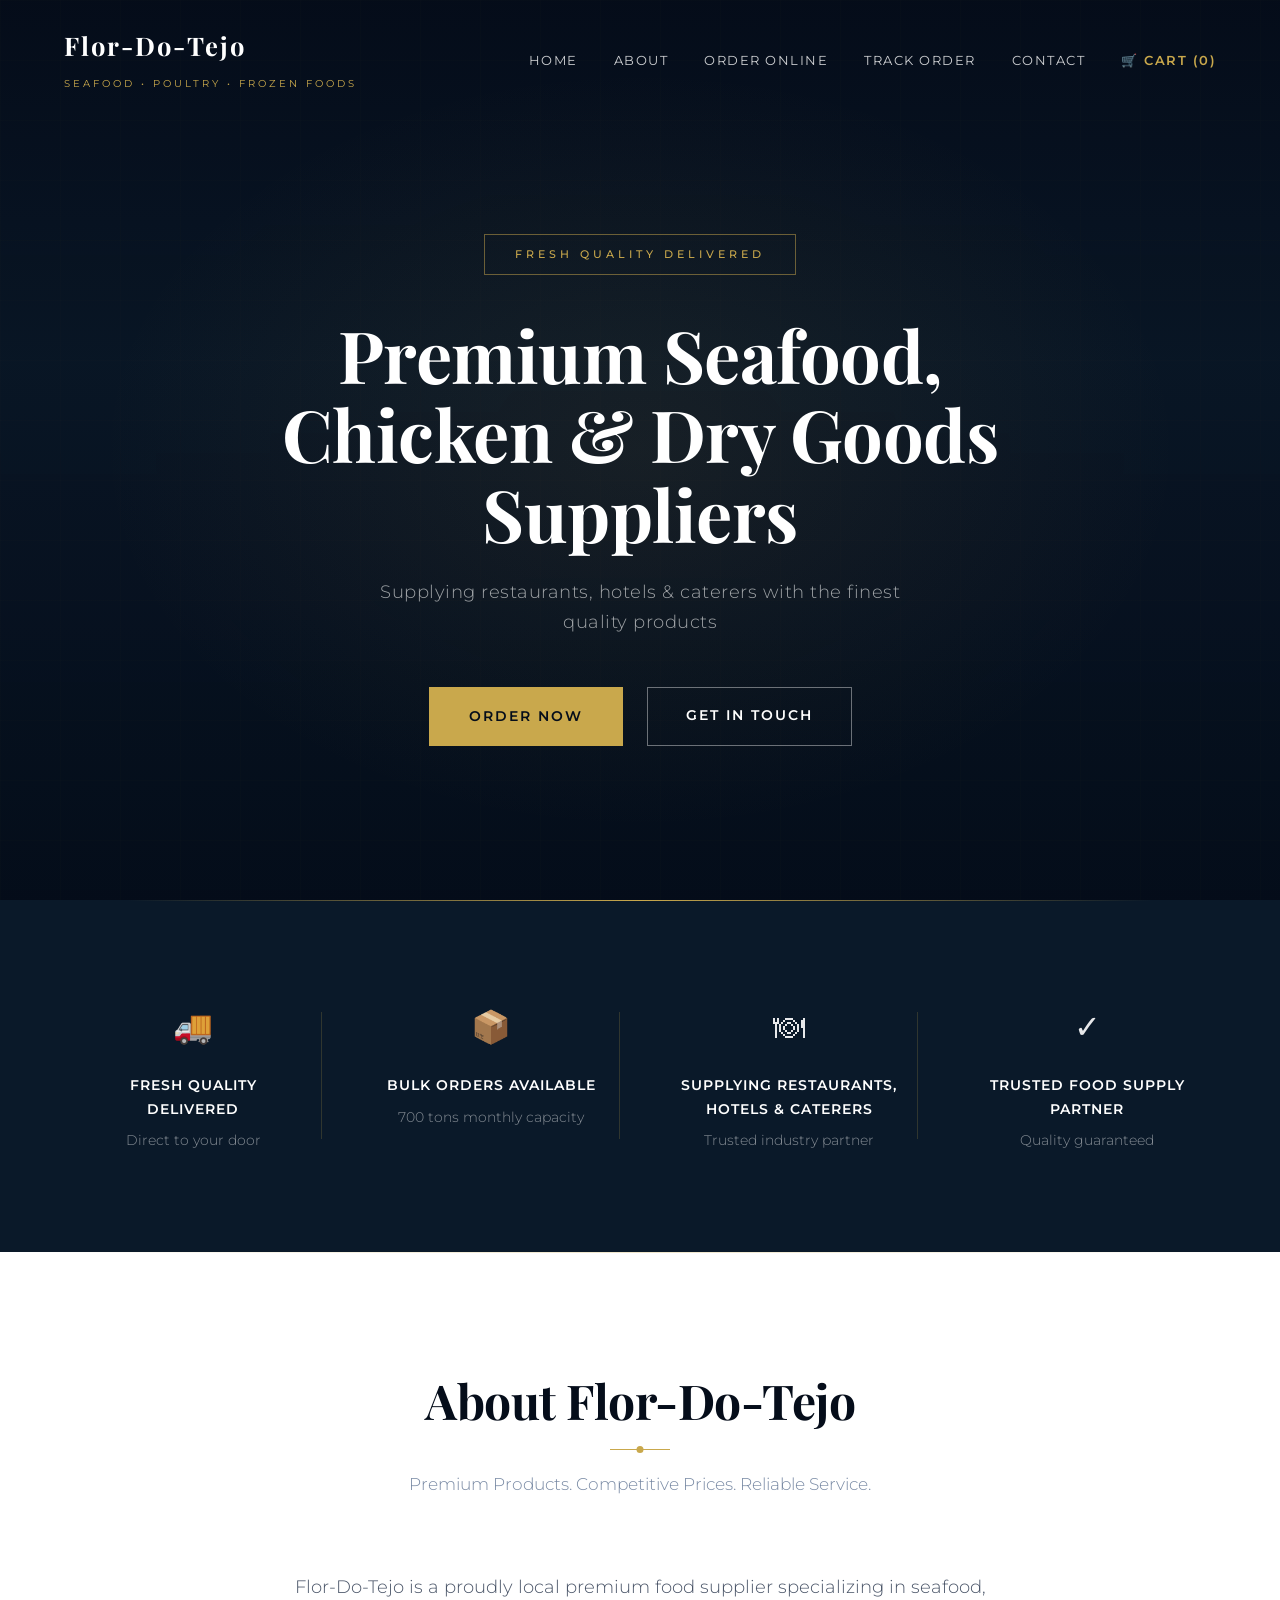
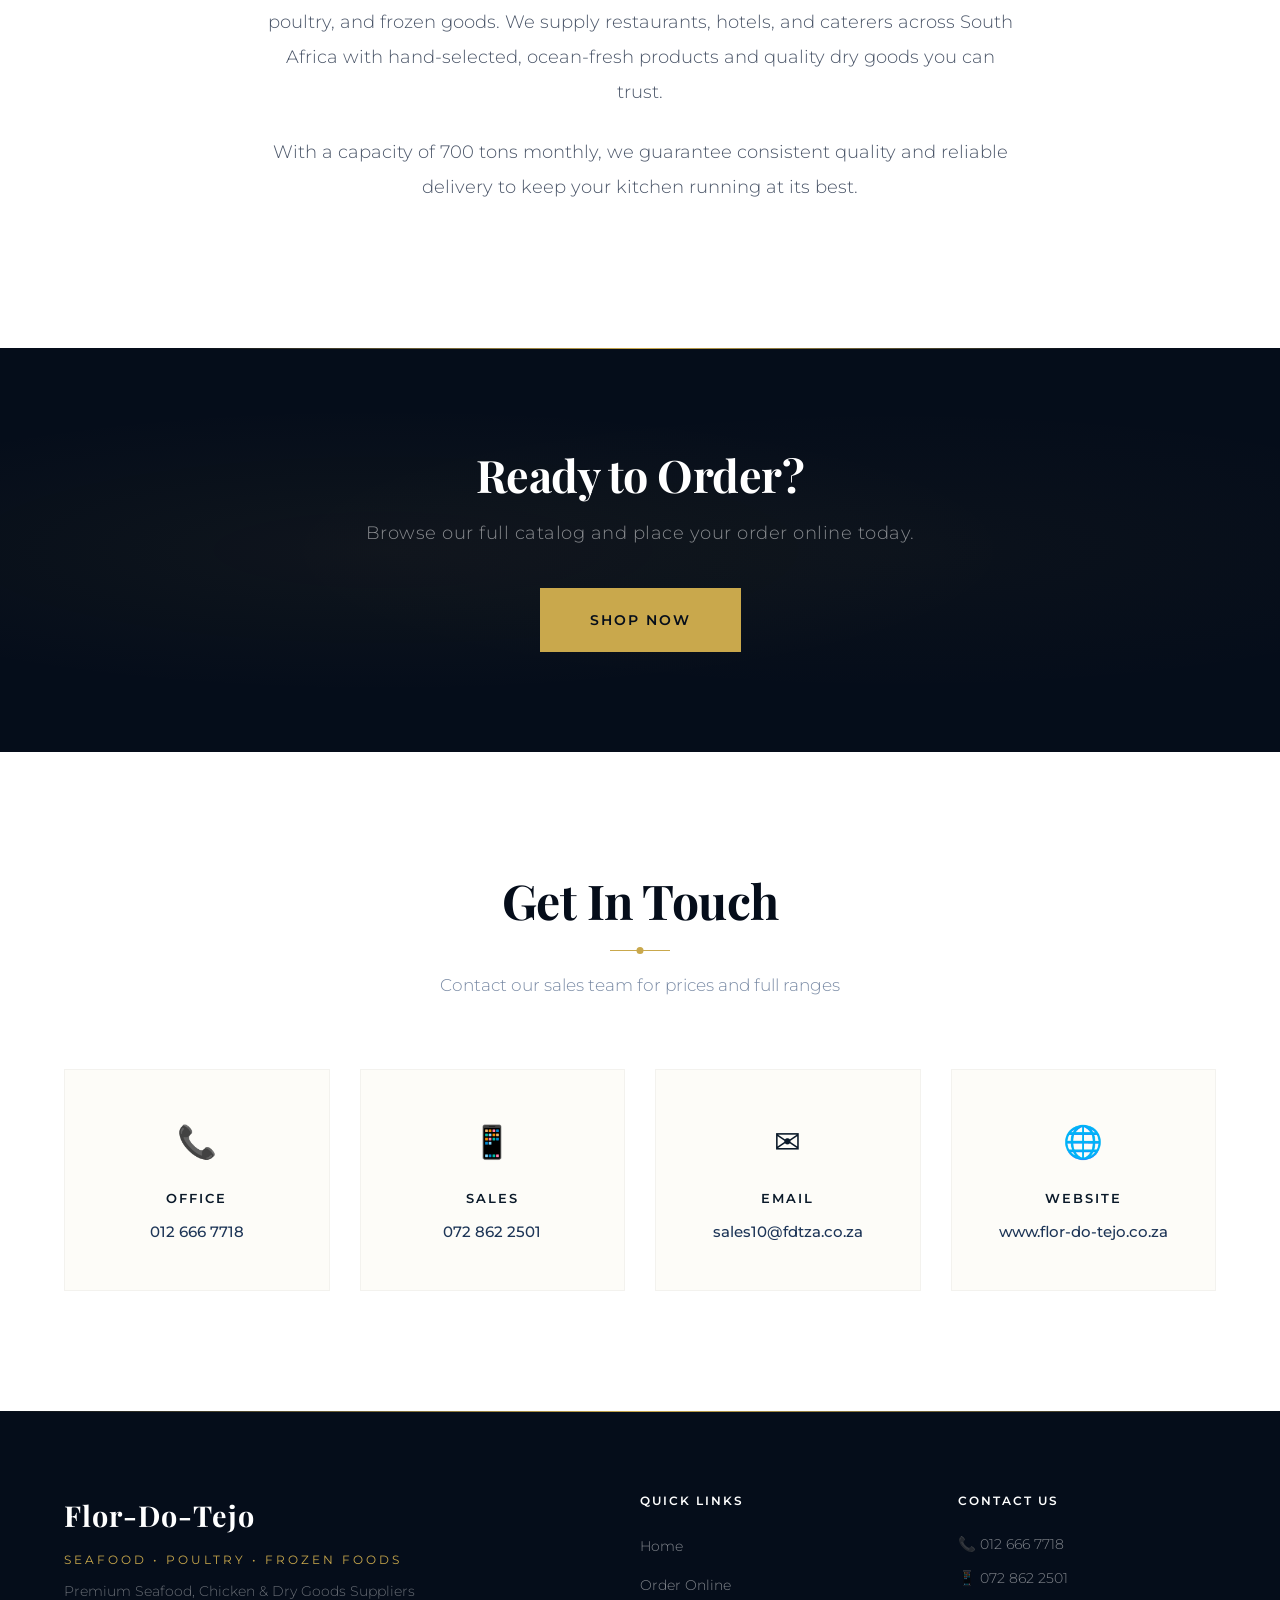
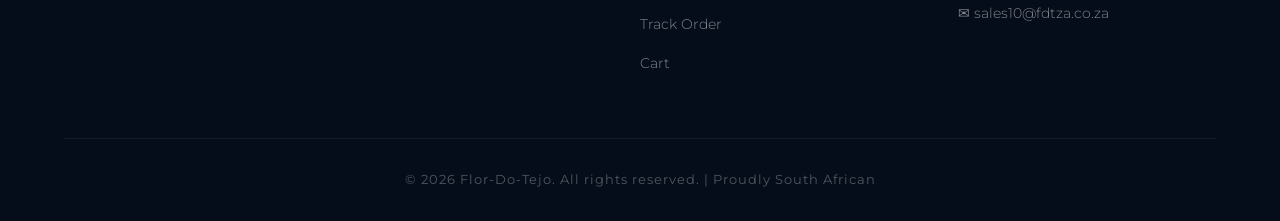
<file: index.html>
<!DOCTYPE html>
<html lang="en">
<head>
    <meta charset="UTF-8">
    <meta name="viewport" content="width=device-width, initial-scale=1.0">
    <title>Flor-Do-Tejo | Premium Seafood, Poultry & Frozen Foods</title>
    <link rel="preconnect" href="https://fonts.googleapis.com">
    <link rel="preconnect" href="https://fonts.gstatic.com" crossorigin>
    <link href="https://fonts.googleapis.com/css2?family=Playfair+Display:wght@400;700;900&family=Montserrat:wght@300;400;500;600;700&display=swap" rel="stylesheet">
    <link rel="stylesheet" href="styles.css">
</head>
<body>
    <!-- Navigation -->
    <nav class="navbar" id="navbar">
        <div class="container nav-container">
            <div class="logo">
                <a href="index.html">
                    <h1>Flor-Do-Tejo</h1>
                    <span class="tagline">Seafood &bull; Poultry &bull; Frozen Foods</span>
                </a>
            </div>
            <button class="nav-toggle" id="navToggle" aria-label="Toggle navigation">
                <span></span>
                <span></span>
                <span></span>
            </button>
            <ul class="nav-links" id="navLinks">
                <li><a href="#home">Home</a></li>
                <li><a href="#about">About</a></li>
                <li><a href="order.html">Order Online</a></li>
                <li><a href="track.html">Track Order</a></li>
                <li><a href="#contact">Contact</a></li>
                <li><a href="cart.html" class="cart-link">&#x1F6D2; Cart (<span id="cartCount">0</span>)</a></li>
            </ul>
        </div>
    </nav>

    <!-- Hero Section -->
    <section class="hero" id="home">
        <div class="hero-overlay"></div>
        <div class="container hero-content">
            <div class="hero-badge">Fresh Quality Delivered</div>
            <h2>Premium Seafood, Chicken &amp; Dry Goods Suppliers</h2>
            <p>Supplying restaurants, hotels &amp; caterers with the finest quality products</p>
            <div class="hero-cta">
                <a href="order.html" class="btn btn-primary">Order Now</a>
                <a href="#contact" class="btn btn-outline">Get In Touch</a>
            </div>
        </div>
    </section>

    <!-- Features Bar -->
    <section class="features-bar">
        <div class="container features-grid">
            <div class="feature-item">
                <div class="feature-icon">&#x1F69A;</div>
                <h4>Fresh Quality Delivered</h4>
                <p>Direct to your door</p>
            </div>
            <div class="feature-item">
                <div class="feature-icon">&#x1F4E6;</div>
                <h4>Bulk Orders Available</h4>
                <p>700 tons monthly capacity</p>
            </div>
            <div class="feature-item">
                <div class="feature-icon">&#x1F37D;</div>
                <h4>Supplying Restaurants, Hotels &amp; Caterers</h4>
                <p>Trusted industry partner</p>
            </div>
            <div class="feature-item">
                <div class="feature-icon">&#x2713;</div>
                <h4>Trusted Food Supply Partner</h4>
                <p>Quality guaranteed</p>
            </div>
        </div>
    </section>

    <!-- About Section -->
    <section class="about" id="about">
        <div class="container">
            <div class="section-header">
                <h2>About Flor-Do-Tejo</h2>
                <div class="gold-divider"></div>
                <p>Premium Products. Competitive Prices. Reliable Service.</p>
            </div>
            <div class="about-content">
                <p>Flor-Do-Tejo is a proudly local premium food supplier specializing in seafood, poultry, and frozen goods. We supply restaurants, hotels, and caterers across South Africa with hand-selected, ocean-fresh products and quality dry goods you can trust.</p>
                <p>With a capacity of 700 tons monthly, we guarantee consistent quality and reliable delivery to keep your kitchen running at its best.</p>
            </div>
        </div>
    </section>

    <!-- CTA Section -->
    <section class="cta-section">
        <div class="container">
            <h2>Ready to Order?</h2>
            <p>Browse our full catalog and place your order online today.</p>
            <a href="order.html" class="btn btn-gold">Shop Now</a>
        </div>
    </section>

    <!-- Contact Section -->
    <section class="contact" id="contact">
        <div class="container">
            <div class="section-header">
                <h2>Get In Touch</h2>
                <div class="gold-divider"></div>
                <p>Contact our sales team for prices and full ranges</p>
            </div>
            <div class="contact-grid">
                <div class="contact-card">
                    <div class="contact-icon">&#x1F4DE;</div>
                    <h4>Office</h4>
                    <p><a href="tel:0126667718">012 666 7718</a></p>
                </div>
                <div class="contact-card">
                    <div class="contact-icon">&#x1F4F1;</div>
                    <h4>Sales</h4>
                    <p><a href="tel:0728622501">072 862 2501</a></p>
                </div>
                <div class="contact-card">
                    <div class="contact-icon">&#x2709;</div>
                    <h4>Email</h4>
                    <p><a href="mailto:sales10@fdtza.co.za">sales10@fdtza.co.za</a></p>
                </div>
                <div class="contact-card">
                    <div class="contact-icon">&#x1F310;</div>
                    <h4>Website</h4>
                    <p><a href="https://www.flor-do-tejo.co.za" target="_blank">www.flor-do-tejo.co.za</a></p>
                </div>
            </div>
        </div>
    </section>

    <!-- Footer -->
    <footer class="footer">
        <div class="container">
            <div class="footer-content">
                <div class="footer-brand">
                    <h3>Flor-Do-Tejo</h3>
                    <p>Seafood &bull; Poultry &bull; Frozen Foods</p>
                    <p class="footer-subtitle">Premium Seafood, Chicken &amp; Dry Goods Suppliers</p>
                </div>
                <div class="footer-links">
                    <h4>Quick Links</h4>
                    <ul>
                        <li><a href="index.html">Home</a></li>
                        <li><a href="order.html">Order Online</a></li>
                        <li><a href="track.html">Track Order</a></li>
                        <li><a href="cart.html">Cart</a></li>
                    </ul>
                </div>
                <div class="footer-contact">
                    <h4>Contact Us</h4>
                    <p>&#x1F4DE; 012 666 7718</p>
                    <p>&#x1F4F1; 072 862 2501</p>
                    <p>&#x2709; sales10@fdtza.co.za</p>
                </div>
            </div>
            <div class="footer-bottom">
                <p>&copy; 2026 Flor-Do-Tejo. All rights reserved. | Proudly South African</p>
            </div>
        </div>
    </footer>

    <script src="products.js"></script>
    <script src="cart.js"></script>
    <script src="script.js"></script>
</body>
</html>
</file>
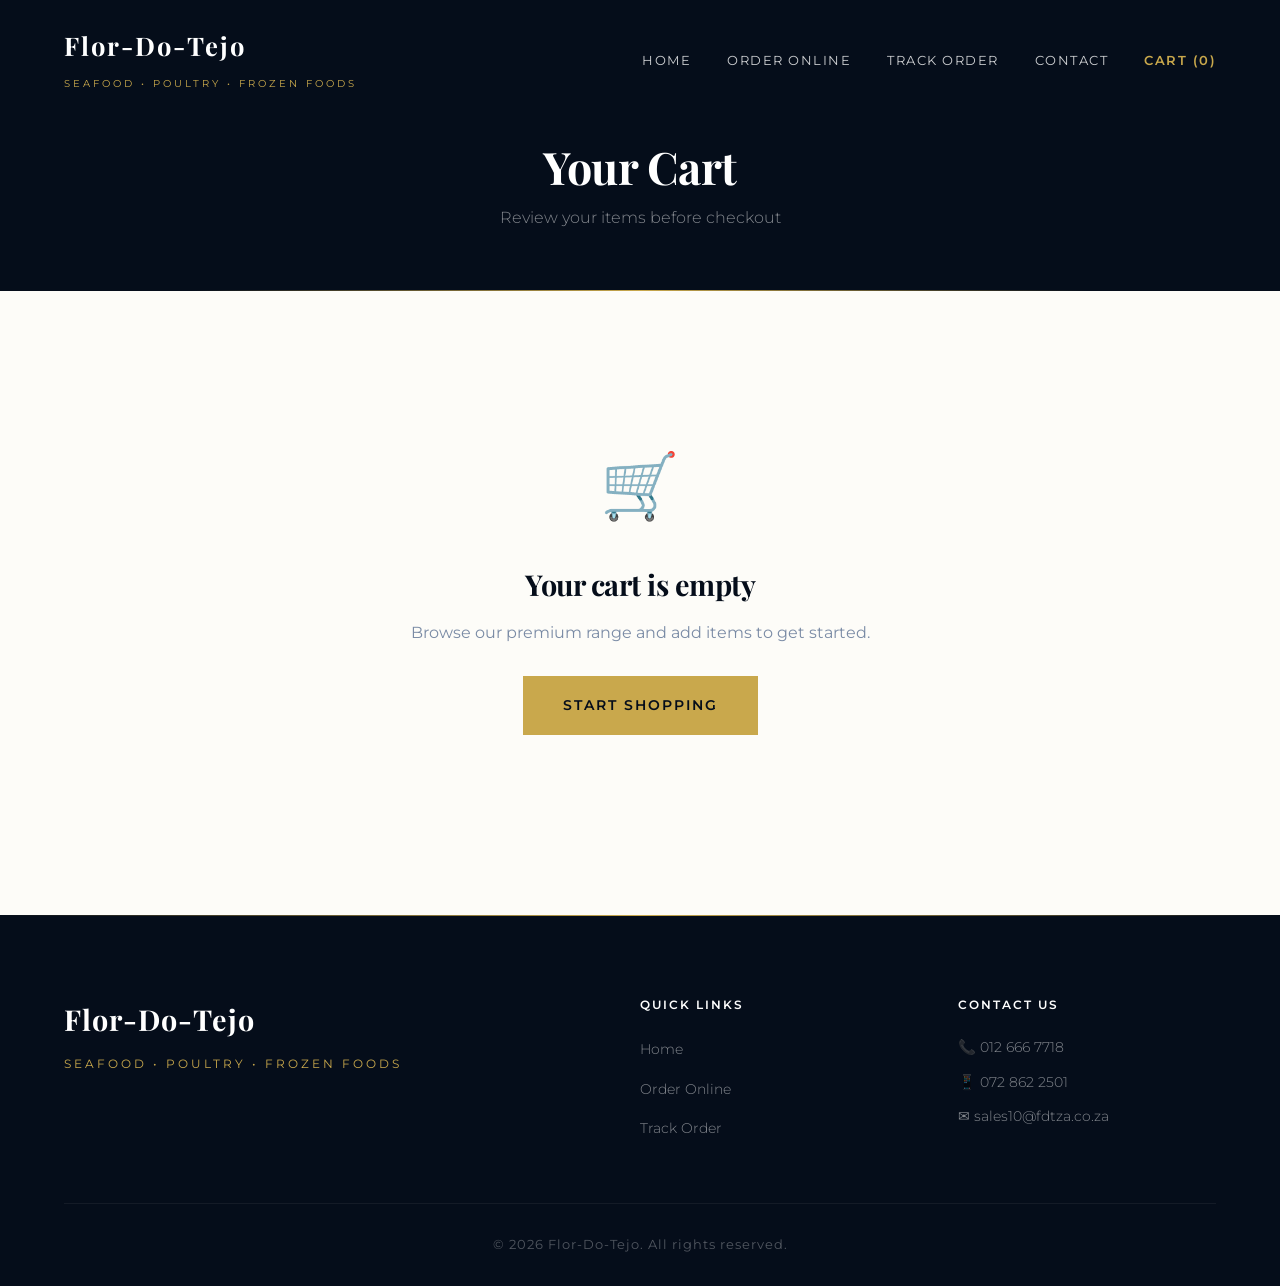
<file: cart.html>
<!DOCTYPE html>
<html lang="en">
<head>
    <meta charset="UTF-8">
    <meta name="viewport" content="width=device-width, initial-scale=1.0">
    <title>Your Cart | Flor-Do-Tejo</title>
    <link rel="preconnect" href="https://fonts.googleapis.com">
    <link rel="preconnect" href="https://fonts.gstatic.com" crossorigin>
    <link href="https://fonts.googleapis.com/css2?family=Playfair+Display:wght@400;700;900&family=Montserrat:wght@300;400;500;600;700&display=swap" rel="stylesheet">
    <link rel="stylesheet" href="styles.css">
</head>
<body>
    <!-- Navigation -->
    <nav class="navbar scrolled" id="navbar">
        <div class="container nav-container">
            <div class="logo">
                <a href="index.html">
                    <h1>Flor-Do-Tejo</h1>
                    <span class="tagline">Seafood &bull; Poultry &bull; Frozen Foods</span>
                </a>
            </div>
            <button class="nav-toggle" id="navToggle" aria-label="Toggle navigation">
                <span></span>
                <span></span>
                <span></span>
            </button>
            <ul class="nav-links" id="navLinks">
                <li><a href="index.html">Home</a></li>
                <li><a href="order.html">Order Online</a></li>
                <li><a href="track.html">Track Order</a></li>
                <li><a href="#contact">Contact</a></li>
                <li><a href="cart.html" class="cart-link active">Cart (<span id="cartCount">0</span>)</a></li>
            </ul>
        </div>
    </nav>

    <!-- Page Header -->
    <section class="page-header">
        <div class="container">
            <h2>Your Cart</h2>
            <p>Review your items before checkout</p>
        </div>
    </section>

    <!-- Cart Content -->
    <section class="cart-section">
        <div class="container">
            <div class="cart-layout">
                <!-- Cart Items -->
                <div class="cart-items" id="cartItems">
                    <!-- Rendered by JS -->
                </div>

                <!-- Cart Summary -->
                <div class="cart-summary" id="cartSummary">
                    <h3>Order Summary</h3>
                    <div class="summary-row">
                        <span>Subtotal</span>
                        <span id="subtotal">R0.00</span>
                    </div>
                    <div class="summary-row">
                        <span>Delivery</span>
                        <span id="deliveryFee">R150.00</span>
                    </div>
                    <div class="summary-row">
                        <span>VAT (15%)</span>
                        <span id="vatAmount">R0.00</span>
                    </div>
                    <div class="summary-divider"></div>
                    <div class="summary-row total">
                        <span>Total</span>
                        <span id="totalAmount">R0.00</span>
                    </div>
                    <button class="btn btn-gold checkout-btn" id="checkoutBtn" onclick="goToCheckout()">Proceed to Checkout</button>
                    <a href="order.html" class="continue-shopping">Continue Shopping</a>
                </div>
            </div>

            <!-- Empty Cart Message -->
            <div class="empty-cart" id="emptyCart" style="display:none;">
                <div class="empty-cart-icon">&#x1F6D2;</div>
                <h3>Your cart is empty</h3>
                <p>Browse our premium range and add items to get started.</p>
                <a href="order.html" class="btn btn-primary">Start Shopping</a>
            </div>
        </div>
    </section>

    <!-- Footer -->
    <footer class="footer">
        <div class="container">
            <div class="footer-content">
                <div class="footer-brand">
                    <h3>Flor-Do-Tejo</h3>
                    <p>Seafood &bull; Poultry &bull; Frozen Foods</p>
                </div>
                <div class="footer-links">
                    <h4>Quick Links</h4>
                    <ul>
                        <li><a href="index.html">Home</a></li>
                        <li><a href="order.html">Order Online</a></li>
                        <li><a href="track.html">Track Order</a></li>
                    </ul>
                </div>
                <div class="footer-contact">
                    <h4>Contact Us</h4>
                    <p>&#x1F4DE; 012 666 7718</p>
                    <p>&#x1F4F1; 072 862 2501</p>
                    <p>&#x2709; sales10@fdtza.co.za</p>
                </div>
            </div>
            <div class="footer-bottom">
                <p>&copy; 2026 Flor-Do-Tejo. All rights reserved.</p>
            </div>
        </div>
    </footer>

    <script src="products.js"></script>
    <script src="cart.js"></script>
    <script src="cart-page.js"></script>
    <script src="script.js"></script>
</body>
</html>
</file>
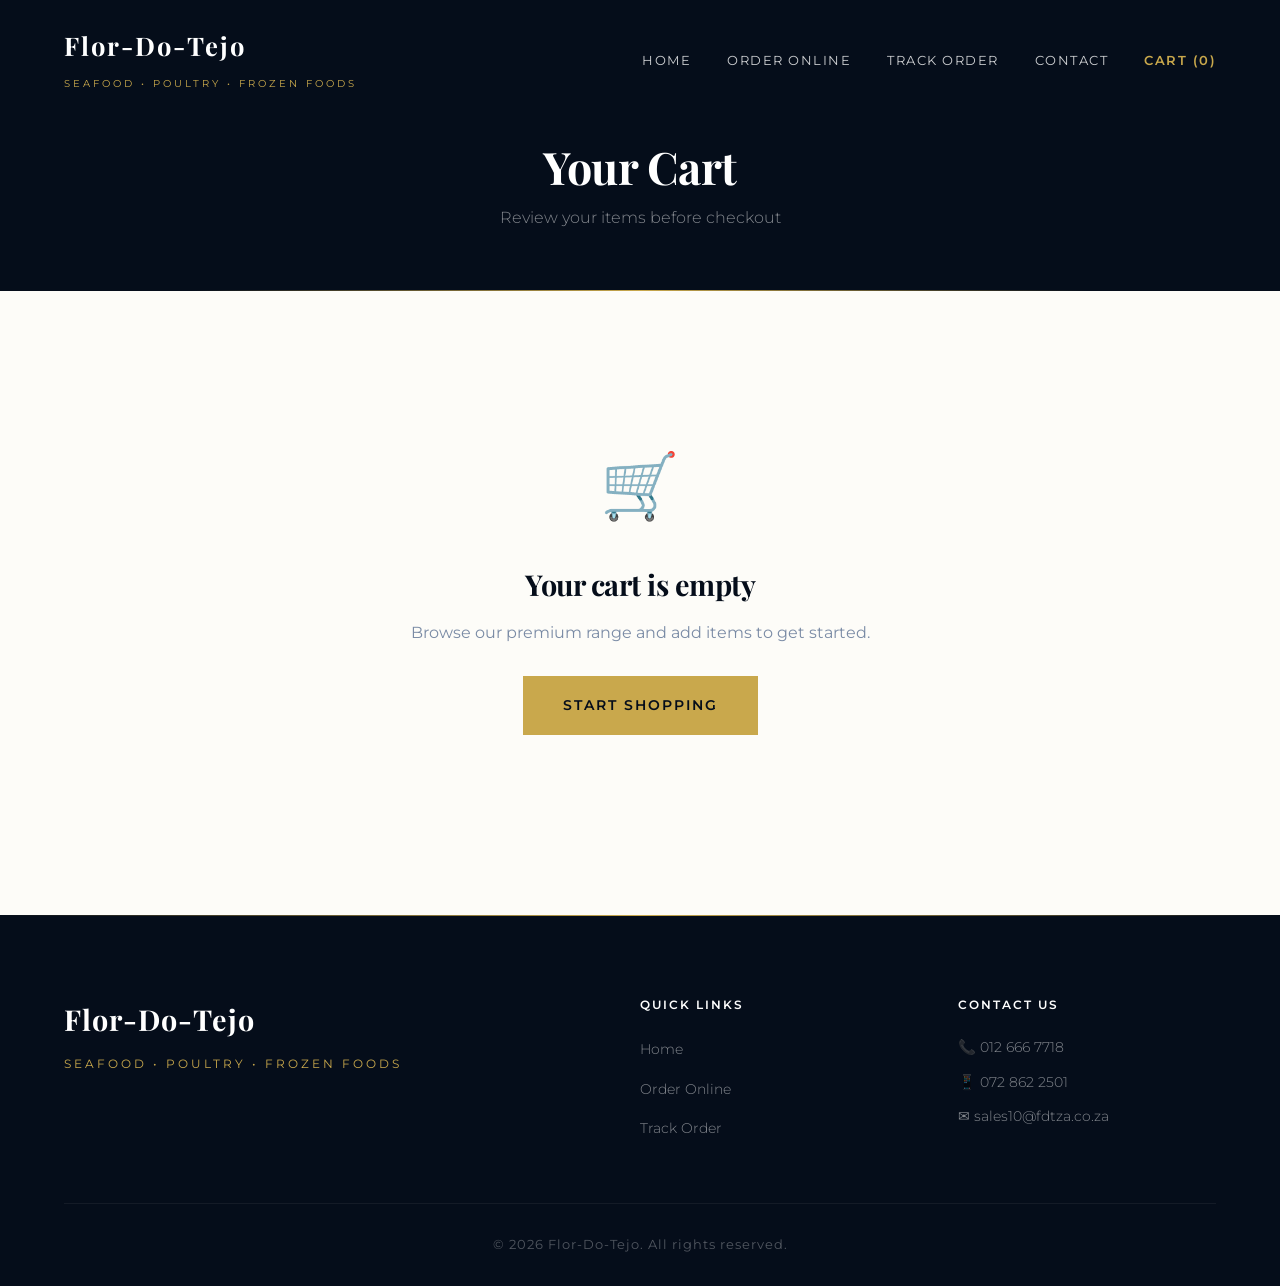
<file: checkout.html>
<!DOCTYPE html>
<html lang="en">
<head>
    <meta charset="UTF-8">
    <meta name="viewport" content="width=device-width, initial-scale=1.0">
    <title>Checkout | Flor-Do-Tejo</title>
    <link rel="preconnect" href="https://fonts.googleapis.com">
    <link rel="preconnect" href="https://fonts.gstatic.com" crossorigin>
    <link href="https://fonts.googleapis.com/css2?family=Playfair+Display:wght@400;700;900&family=Montserrat:wght@300;400;500;600;700&display=swap" rel="stylesheet">
    <link rel="stylesheet" href="styles.css">
</head>
<body>
    <!-- Navigation -->
    <nav class="navbar scrolled" id="navbar">
        <div class="container nav-container">
            <div class="logo">
                <a href="index.html">
                    <h1>Flor-Do-Tejo</h1>
                    <span class="tagline">Seafood &bull; Poultry &bull; Frozen Foods</span>
                </a>
            </div>
            <button class="nav-toggle" id="navToggle" aria-label="Toggle navigation">
                <span></span>
                <span></span>
                <span></span>
            </button>
            <ul class="nav-links" id="navLinks">
                <li><a href="index.html">Home</a></li>
                <li><a href="order.html">Order Online</a></li>
                <li><a href="track.html">Track Order</a></li>
                <li><a href="cart.html" class="cart-link">Cart (<span id="cartCount">0</span>)</a></li>
            </ul>
        </div>
    </nav>

    <!-- Page Header -->
    <section class="page-header">
        <div class="container">
            <h2>Checkout</h2>
            <p>Complete your order details and payment</p>
        </div>
    </section>

    <!-- Checkout Content -->
    <section class="checkout-section">
        <div class="container">
            <div class="checkout-layout">
                <!-- Checkout Form -->
                <div class="checkout-form">
                    <!-- Step Indicators -->
                    <div class="checkout-steps">
                        <div class="step active" data-step="1">
                            <span class="step-number">1</span>
                            <span class="step-label">Delivery</span>
                        </div>
                        <div class="step-line"></div>
                        <div class="step" data-step="2">
                            <span class="step-number">2</span>
                            <span class="step-label">Payment</span>
                        </div>
                        <div class="step-line"></div>
                        <div class="step" data-step="3">
                            <span class="step-number">3</span>
                            <span class="step-label">Confirm</span>
                        </div>
                    </div>

                    <!-- Step 1: Delivery Details -->
                    <div class="form-step active" id="step1">
                        <h3>Delivery Details</h3>
                        <form id="deliveryForm">
                            <div class="form-row">
                                <div class="form-group">
                                    <label for="firstName">First Name</label>
                                    <input type="text" id="firstName" required>
                                </div>
                                <div class="form-group">
                                    <label for="lastName">Last Name</label>
                                    <input type="text" id="lastName" required>
                                </div>
                            </div>
                            <div class="form-group">
                                <label for="email">Email Address</label>
                                <input type="email" id="email" required>
                            </div>
                            <div class="form-group">
                                <label for="phone">Phone Number</label>
                                <input type="tel" id="phone" required>
                            </div>
                            <div class="form-group">
                                <label for="company">Company / Restaurant Name</label>
                                <input type="text" id="company">
                            </div>
                            <div class="form-group">
                                <label for="address">Delivery Address</label>
                                <input type="text" id="address" required>
                            </div>
                            <div class="form-row">
                                <div class="form-group">
                                    <label for="city">City</label>
                                    <input type="text" id="city" required>
                                </div>
                                <div class="form-group">
                                    <label for="postalCode">Postal Code</label>
                                    <input type="text" id="postalCode" required>
                                </div>
                            </div>
                            <div class="form-group">
                                <label for="deliveryNotes">Delivery Notes (optional)</label>
                                <textarea id="deliveryNotes" rows="3" placeholder="Gate code, special instructions..."></textarea>
                            </div>
                            <button type="button" class="btn btn-primary" onclick="nextStep(2)">Continue to Payment</button>
                        </form>
                    </div>

                    <!-- Step 2: Payment -->
                    <div class="form-step" id="step2">
                        <h3>Payment Method</h3>
                        <div class="payment-methods">
                            <label class="payment-option">
                                <input type="radio" name="paymentMethod" value="card" checked>
                                <div class="payment-card">
                                    <span class="payment-icon">&#x1F4B3;</span>
                                    <div>
                                        <strong>Credit / Debit Card</strong>
                                        <p>Visa, Mastercard, Amex</p>
                                    </div>
                                </div>
                            </label>
                            <label class="payment-option">
                                <input type="radio" name="paymentMethod" value="eft">
                                <div class="payment-card">
                                    <span class="payment-icon">&#x1F3E6;</span>
                                    <div>
                                        <strong>EFT / Bank Transfer</strong>
                                        <p>Direct bank payment</p>
                                    </div>
                                </div>
                            </label>
                            <label class="payment-option">
                                <input type="radio" name="paymentMethod" value="cod">
                                <div class="payment-card">
                                    <span class="payment-icon">&#x1F4B5;</span>
                                    <div>
                                        <strong>Cash on Delivery</strong>
                                        <p>Pay when you receive</p>
                                    </div>
                                </div>
                            </label>
                        </div>

                        <!-- Card Details (shown when card is selected) -->
                        <div class="card-details" id="cardDetails">
                            <div class="form-group">
                                <label for="cardName">Name on Card</label>
                                <input type="text" id="cardName" placeholder="As it appears on your card">
                            </div>
                            <div class="form-group">
                                <label for="cardNumber">Card Number</label>
                                <input type="text" id="cardNumber" placeholder="1234 5678 9012 3456" maxlength="19">
                            </div>
                            <div class="form-row">
                                <div class="form-group">
                                    <label for="cardExpiry">Expiry Date</label>
                                    <input type="text" id="cardExpiry" placeholder="MM/YY" maxlength="5">
                                </div>
                                <div class="form-group">
                                    <label for="cardCvv">CVV</label>
                                    <input type="text" id="cardCvv" placeholder="123" maxlength="4">
                                </div>
                            </div>
                        </div>

                        <!-- EFT Details -->
                        <div class="eft-details" id="eftDetails" style="display:none;">
                            <div class="eft-info">
                                <h4>Bank Details</h4>
                                <p><strong>Bank:</strong> FNB</p>
                                <p><strong>Account Name:</strong> Flor-Do-Tejo (Pty) Ltd</p>
                                <p><strong>Account Number:</strong> 62876543210</p>
                                <p><strong>Branch Code:</strong> 250655</p>
                                <p><strong>Reference:</strong> <span id="eftRef">Your order number</span></p>
                                <p class="eft-note">Please use your order number as reference. Orders will be processed once payment is confirmed.</p>
                            </div>
                        </div>

                        <div class="form-buttons">
                            <button type="button" class="btn btn-outline-dark" onclick="prevStep(1)">Back</button>
                            <button type="button" class="btn btn-primary" onclick="nextStep(3)">Review Order</button>
                        </div>
                    </div>

                    <!-- Step 3: Confirmation -->
                    <div class="form-step" id="step3">
                        <h3>Review &amp; Confirm</h3>
                        <div class="order-review">
                            <div class="review-section">
                                <h4>Delivery To</h4>
                                <div id="reviewDelivery"></div>
                            </div>
                            <div class="review-section">
                                <h4>Payment Method</h4>
                                <div id="reviewPayment"></div>
                            </div>
                            <div class="review-section">
                                <h4>Order Items</h4>
                                <div id="reviewItems"></div>
                            </div>
                        </div>
                        <div class="form-buttons">
                            <button type="button" class="btn btn-outline-dark" onclick="prevStep(2)">Back</button>
                            <button type="button" class="btn btn-gold" id="placeOrderBtn" onclick="placeOrder()">Place Order</button>
                        </div>
                    </div>
                </div>

                <!-- Order Summary Sidebar -->
                <div class="checkout-summary">
                    <h3>Order Summary</h3>
                    <div id="checkoutItems"></div>
                    <div class="summary-divider"></div>
                    <div class="summary-row">
                        <span>Subtotal</span>
                        <span id="checkoutSubtotal">R0.00</span>
                    </div>
                    <div class="summary-row">
                        <span>Delivery</span>
                        <span id="checkoutDelivery">R150.00</span>
                    </div>
                    <div class="summary-row">
                        <span>VAT (15%)</span>
                        <span id="checkoutVat">R0.00</span>
                    </div>
                    <div class="summary-divider"></div>
                    <div class="summary-row total">
                        <span>Total</span>
                        <span id="checkoutTotal">R0.00</span>
                    </div>
                </div>
            </div>
        </div>
    </section>

    <!-- Order Success Modal -->
    <div class="modal-overlay" id="successModal" style="display:none;">
        <div class="modal-content">
            <div class="success-icon">&#x2713;</div>
            <h2>Order Placed Successfully!</h2>
            <p>Your order number is:</p>
            <div class="order-number" id="orderNumber"></div>
            <p>You can track your order status at any time.</p>
            <div class="modal-buttons">
                <a href="track.html" class="btn btn-primary">Track My Order</a>
                <a href="index.html" class="btn btn-outline-dark">Back to Home</a>
            </div>
        </div>
    </div>

    <!-- Footer -->
    <footer class="footer">
        <div class="container">
            <div class="footer-bottom">
                <p>&copy; 2026 Flor-Do-Tejo. All rights reserved.</p>
            </div>
        </div>
    </footer>

    <script src="products.js"></script>
    <script src="cart.js"></script>
    <script src="checkout.js"></script>
    <script src="script.js"></script>
</body>
</html>
</file>
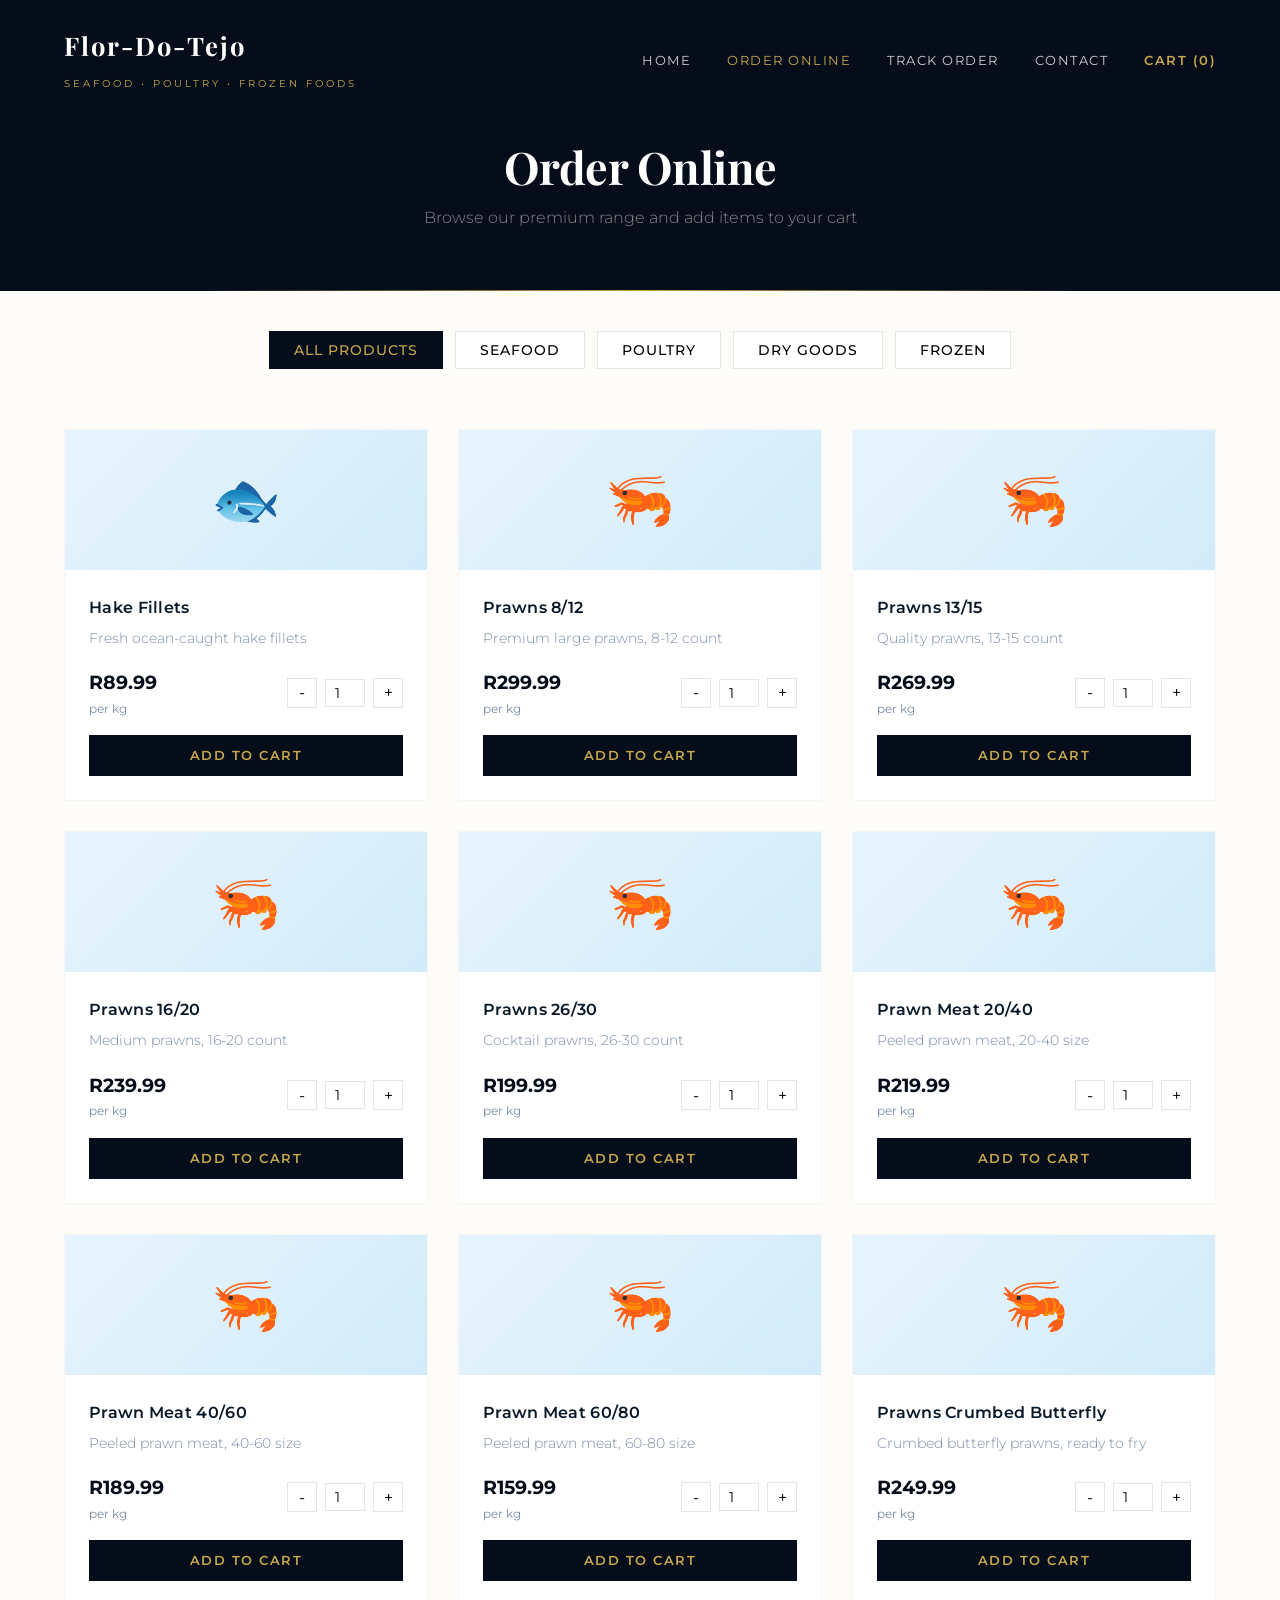
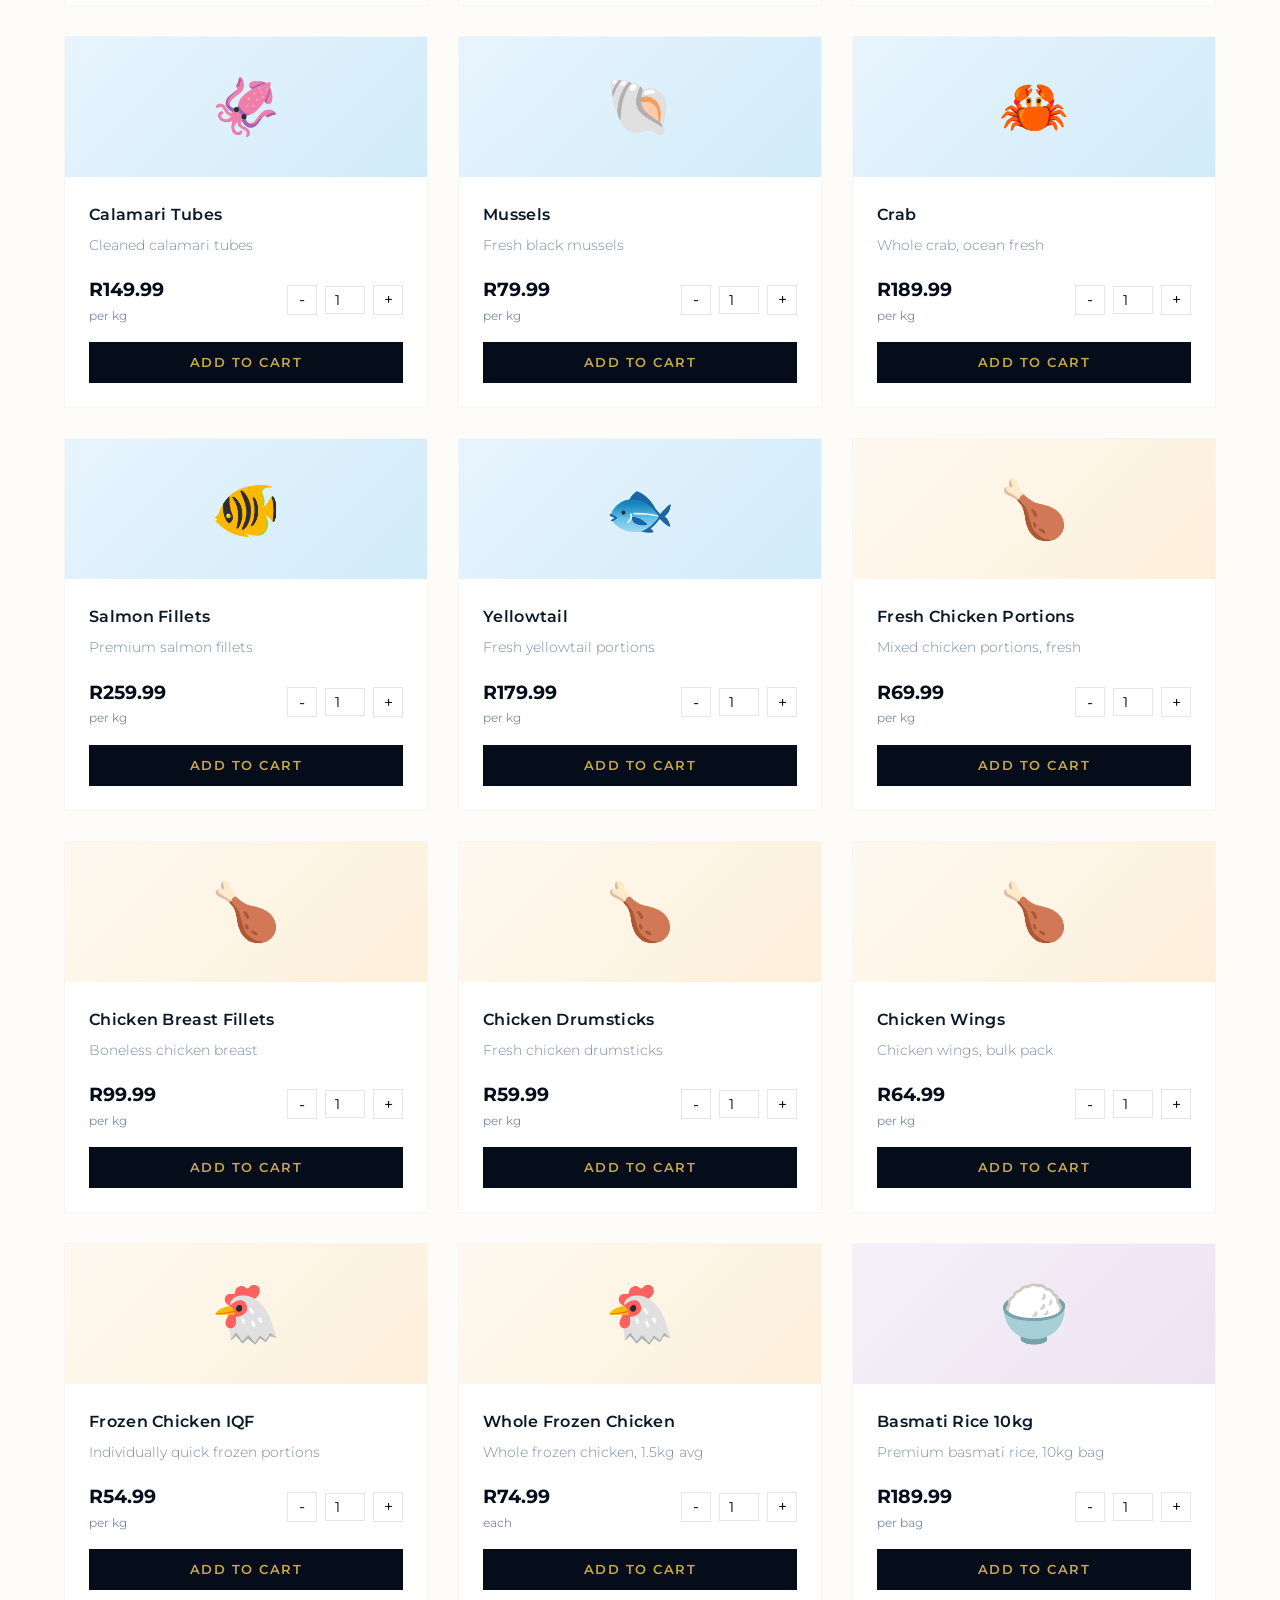
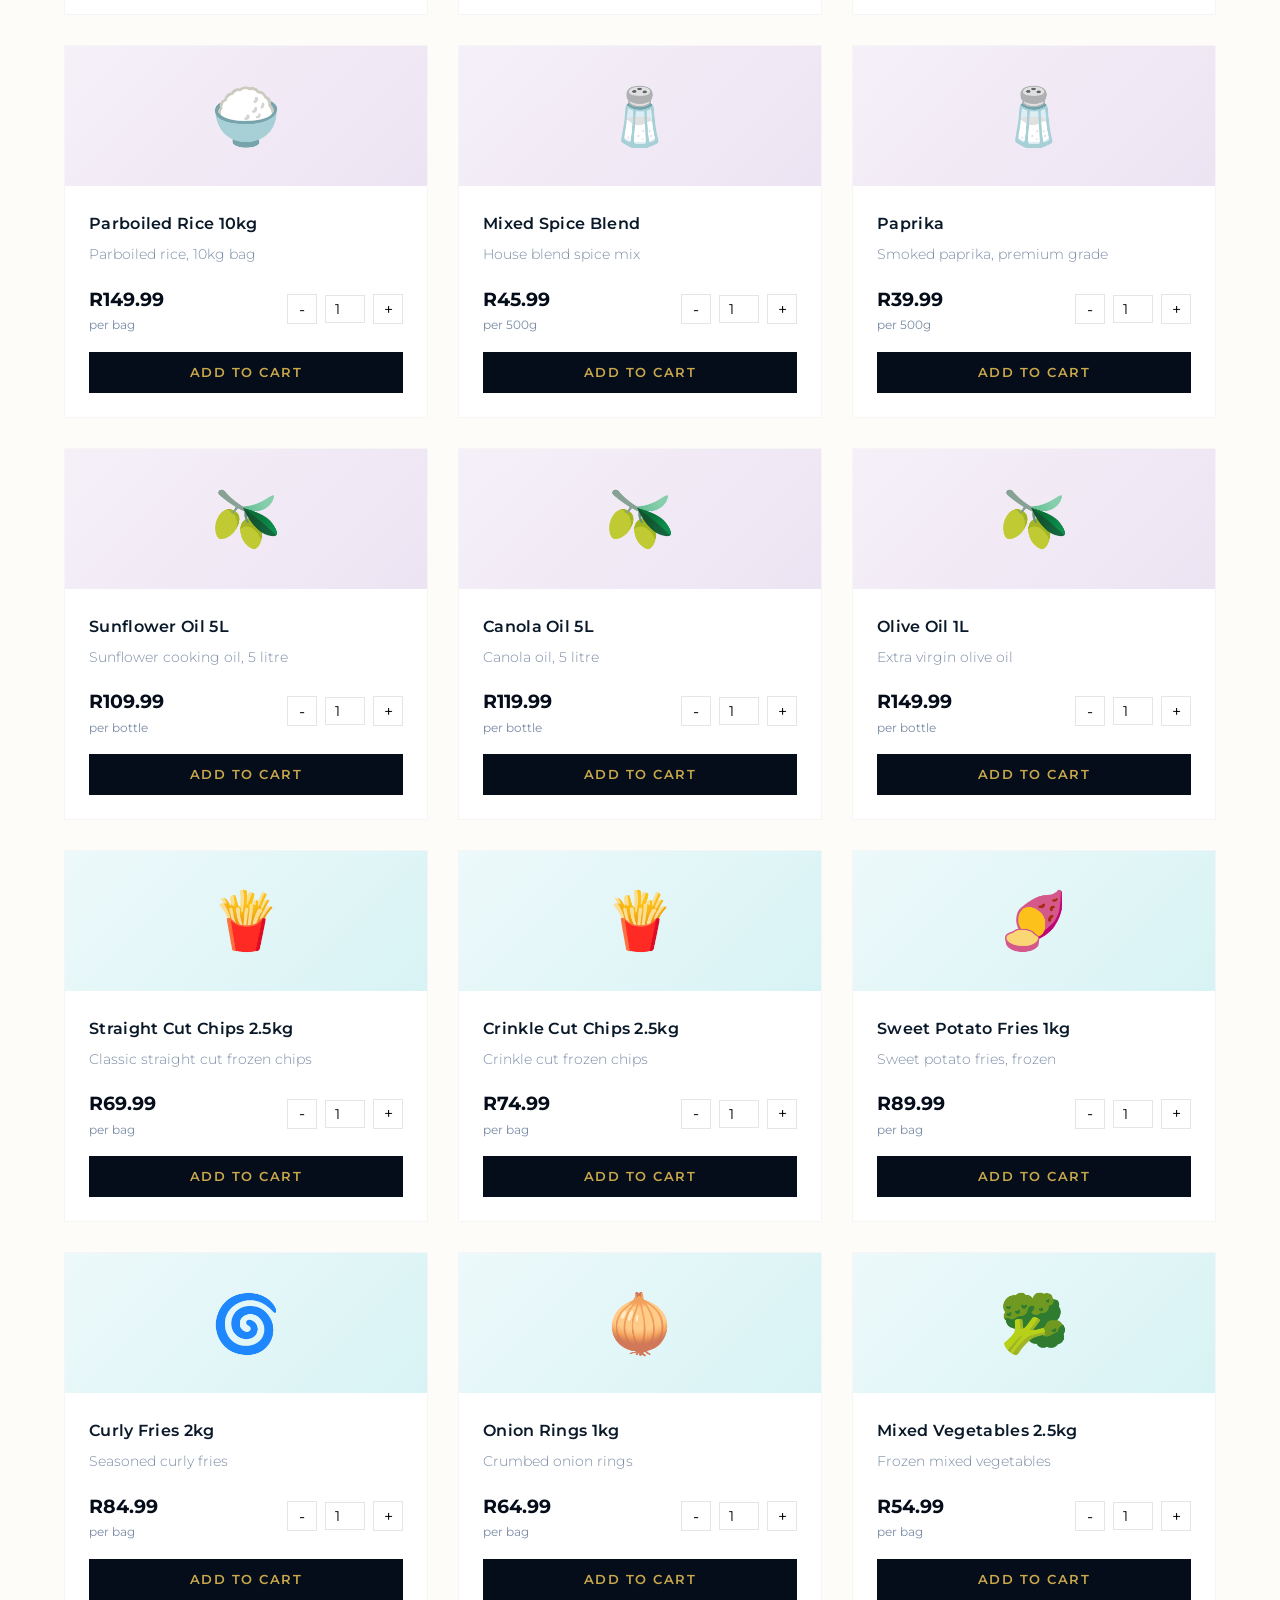
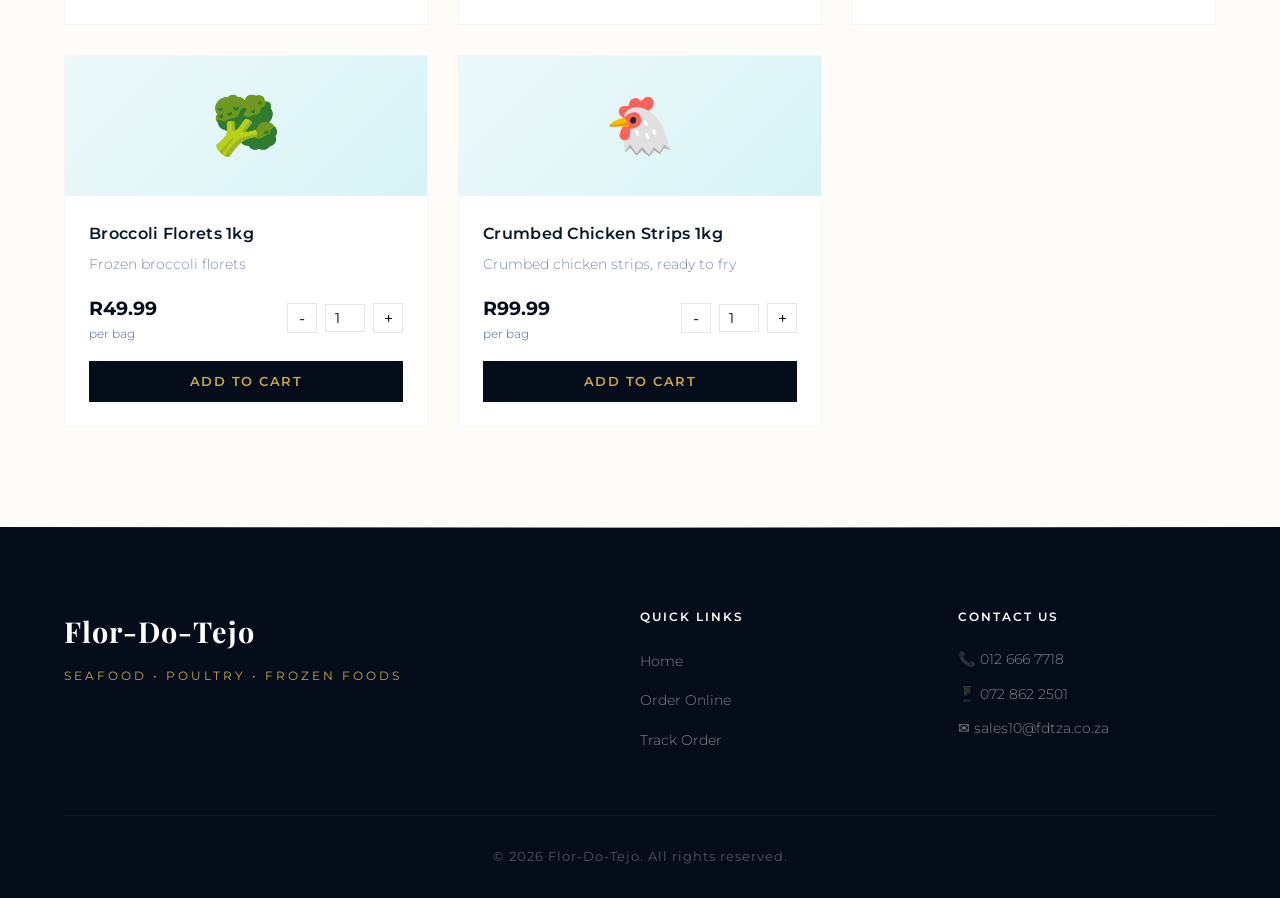
<file: order.html>
<!DOCTYPE html>
<html lang="en">
<head>
    <meta charset="UTF-8">
    <meta name="viewport" content="width=device-width, initial-scale=1.0">
    <title>Order Online | Flor-Do-Tejo</title>
    <link rel="preconnect" href="https://fonts.googleapis.com">
    <link rel="preconnect" href="https://fonts.gstatic.com" crossorigin>
    <link href="https://fonts.googleapis.com/css2?family=Playfair+Display:wght@400;700;900&family=Montserrat:wght@300;400;500;600;700&display=swap" rel="stylesheet">
    <link rel="stylesheet" href="styles.css">
</head>
<body>
    <!-- Navigation -->
    <nav class="navbar scrolled" id="navbar">
        <div class="container nav-container">
            <div class="logo">
                <a href="index.html">
                    <h1>Flor-Do-Tejo</h1>
                    <span class="tagline">Seafood &bull; Poultry &bull; Frozen Foods</span>
                </a>
            </div>
            <button class="nav-toggle" id="navToggle" aria-label="Toggle navigation">
                <span></span>
                <span></span>
                <span></span>
            </button>
            <ul class="nav-links" id="navLinks">
                <li><a href="index.html">Home</a></li>
                <li><a href="#" class="active">Order Online</a></li>
                <li><a href="track.html">Track Order</a></li>
                <li><a href="#contact">Contact</a></li>
                <li><a href="cart.html" class="cart-link">Cart (<span id="cartCount">0</span>)</a></li>
            </ul>
        </div>
    </nav>

    <!-- Page Header -->
    <section class="page-header">
        <div class="container">
            <h2>Order Online</h2>
            <p>Browse our premium range and add items to your cart</p>
        </div>
    </section>

    <!-- Category Filter -->
    <section class="order-filters">
        <div class="container">
            <div class="filter-buttons">
                <button class="filter-btn active" data-category="all">All Products</button>
                <button class="filter-btn" data-category="seafood">Seafood</button>
                <button class="filter-btn" data-category="poultry">Poultry</button>
                <button class="filter-btn" data-category="dry-goods">Dry Goods</button>
                <button class="filter-btn" data-category="frozen">Frozen</button>
            </div>
        </div>
    </section>

    <!-- Products Grid -->
    <section class="order-products">
        <div class="container">
            <div class="shop-grid" id="shopGrid">
                <!-- Products will be rendered by JS -->
            </div>
        </div>
    </section>

    <!-- Footer -->
    <footer class="footer">
        <div class="container">
            <div class="footer-content">
                <div class="footer-brand">
                    <h3>Flor-Do-Tejo</h3>
                    <p>Seafood &bull; Poultry &bull; Frozen Foods</p>
                </div>
                <div class="footer-links">
                    <h4>Quick Links</h4>
                    <ul>
                        <li><a href="index.html">Home</a></li>
                        <li><a href="order.html">Order Online</a></li>
                        <li><a href="track.html">Track Order</a></li>
                    </ul>
                </div>
                <div class="footer-contact">
                    <h4>Contact Us</h4>
                    <p>&#x1F4DE; 012 666 7718</p>
                    <p>&#x1F4F1; 072 862 2501</p>
                    <p>&#x2709; sales10@fdtza.co.za</p>
                </div>
            </div>
            <div class="footer-bottom">
                <p>&copy; 2026 Flor-Do-Tejo. All rights reserved.</p>
            </div>
        </div>
    </footer>

    <script src="products.js"></script>
    <script src="cart.js"></script>
    <script src="order.js"></script>
    <script src="script.js"></script>
</body>
</html>
</file>
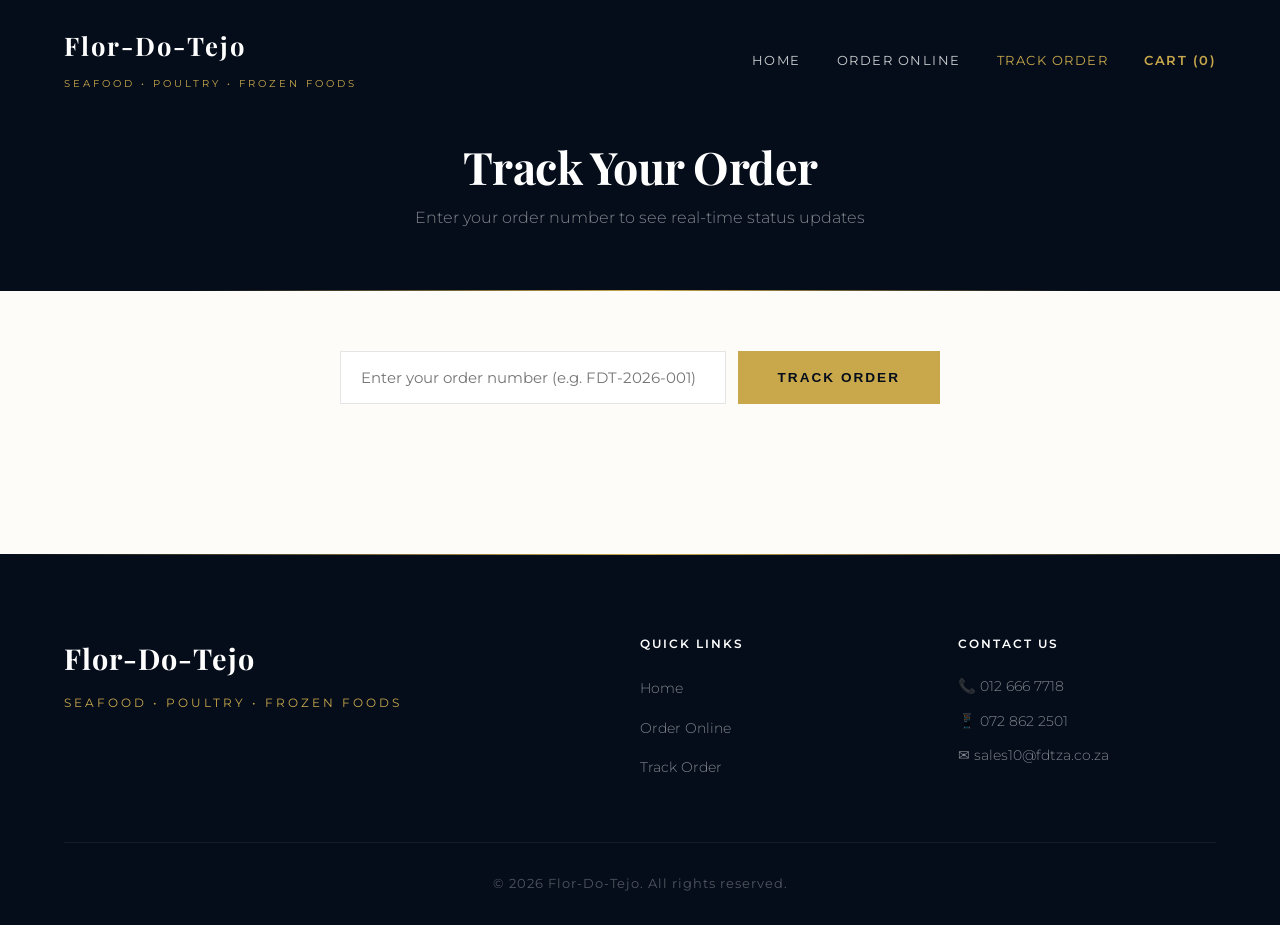
<file: track.html>
<!DOCTYPE html>
<html lang="en">
<head>
    <meta charset="UTF-8">
    <meta name="viewport" content="width=device-width, initial-scale=1.0">
    <title>Track Your Order | Flor-Do-Tejo</title>
    <link rel="preconnect" href="https://fonts.googleapis.com">
    <link rel="preconnect" href="https://fonts.gstatic.com" crossorigin>
    <link href="https://fonts.googleapis.com/css2?family=Playfair+Display:wght@400;700;900&family=Montserrat:wght@300;400;500;600;700&display=swap" rel="stylesheet">
    <link rel="stylesheet" href="styles.css">
</head>
<body>
    <!-- Navigation -->
    <nav class="navbar scrolled" id="navbar">
        <div class="container nav-container">
            <div class="logo">
                <a href="index.html">
                    <h1>Flor-Do-Tejo</h1>
                    <span class="tagline">Seafood &bull; Poultry &bull; Frozen Foods</span>
                </a>
            </div>
            <button class="nav-toggle" id="navToggle" aria-label="Toggle navigation">
                <span></span>
                <span></span>
                <span></span>
            </button>
            <ul class="nav-links" id="navLinks">
                <li><a href="index.html">Home</a></li>
                <li><a href="order.html">Order Online</a></li>
                <li><a href="track.html" class="active">Track Order</a></li>
                <li><a href="cart.html" class="cart-link">Cart (<span id="cartCount">0</span>)</a></li>
            </ul>
        </div>
    </nav>

    <!-- Page Header -->
    <section class="page-header">
        <div class="container">
            <h2>Track Your Order</h2>
            <p>Enter your order number to see real-time status updates</p>
        </div>
    </section>

    <!-- Track Section -->
    <section class="track-section">
        <div class="container">
            <!-- Search Box -->
            <div class="track-search">
                <div class="search-box">
                    <input type="text" id="trackInput" placeholder="Enter your order number (e.g. FDT-2026-001)">
                    <button class="btn btn-primary" onclick="trackOrder()">Track Order</button>
                </div>
            </div>

            <!-- Order Status (hidden until searched) -->
            <div class="track-result" id="trackResult" style="display:none;">
                <!-- Order Info -->
                <div class="track-header">
                    <div class="track-order-info">
                        <h3>Order <span id="trackOrderId"></span></h3>
                        <p>Placed on <span id="trackOrderDate"></span></p>
                    </div>
                    <div class="track-status-badge" id="trackStatusBadge">Processing</div>
                </div>

                <!-- Progress Timeline -->
                <div class="track-timeline">
                    <div class="timeline-step completed" id="timelineStep1">
                        <div class="timeline-icon">&#x2713;</div>
                        <div class="timeline-content">
                            <h4>Order Confirmed</h4>
                            <p>Your order has been received and confirmed</p>
                            <span class="timeline-time" id="timeConfirmed"></span>
                        </div>
                    </div>
                    <div class="timeline-connector" id="connector1"></div>

                    <div class="timeline-step" id="timelineStep2">
                        <div class="timeline-icon">&#x1F4E6;</div>
                        <div class="timeline-content">
                            <h4>Being Prepared</h4>
                            <p>Your items are being picked and packed</p>
                            <span class="timeline-time" id="timePreparing"></span>
                        </div>
                    </div>
                    <div class="timeline-connector" id="connector2"></div>

                    <div class="timeline-step" id="timelineStep3">
                        <div class="timeline-icon">&#x2744;</div>
                        <div class="timeline-content">
                            <h4>Quality Check</h4>
                            <p>Cold chain verified, items inspected</p>
                            <span class="timeline-time" id="timeChecked"></span>
                        </div>
                    </div>
                    <div class="timeline-connector" id="connector3"></div>

                    <div class="timeline-step" id="timelineStep4">
                        <div class="timeline-icon">&#x1F69A;</div>
                        <div class="timeline-content">
                            <h4>Out for Delivery</h4>
                            <p>Your order is on its way to you</p>
                            <span class="timeline-time" id="timeDelivery"></span>
                        </div>
                    </div>
                    <div class="timeline-connector" id="connector4"></div>

                    <div class="timeline-step" id="timelineStep5">
                        <div class="timeline-icon">&#x1F3E0;</div>
                        <div class="timeline-content">
                            <h4>Delivered</h4>
                            <p>Order has been delivered successfully</p>
                            <span class="timeline-time" id="timeDelivered"></span>
                        </div>
                    </div>
                </div>

                <!-- Order Details -->
                <div class="track-details">
                    <div class="track-detail-card">
                        <h4>Delivery Address</h4>
                        <p id="trackAddress"></p>
                    </div>
                    <div class="track-detail-card">
                        <h4>Order Items</h4>
                        <div id="trackItems"></div>
                    </div>
                    <div class="track-detail-card">
                        <h4>Order Total</h4>
                        <p class="track-total" id="trackTotal"></p>
                    </div>
                </div>
            </div>

            <!-- No Order Found -->
            <div class="track-not-found" id="trackNotFound" style="display:none;">
                <div class="not-found-icon">&#x1F50D;</div>
                <h3>Order Not Found</h3>
                <p>We couldn't find an order with that number. Please check and try again.</p>
            </div>

            <!-- Recent Orders -->
            <div class="recent-orders" id="recentOrders">
                <h3>Your Recent Orders</h3>
                <div class="orders-list" id="ordersList">
                    <!-- Rendered by JS -->
                </div>
            </div>
        </div>
    </section>

    <!-- Footer -->
    <footer class="footer">
        <div class="container">
            <div class="footer-content">
                <div class="footer-brand">
                    <h3>Flor-Do-Tejo</h3>
                    <p>Seafood &bull; Poultry &bull; Frozen Foods</p>
                </div>
                <div class="footer-links">
                    <h4>Quick Links</h4>
                    <ul>
                        <li><a href="index.html">Home</a></li>
                        <li><a href="order.html">Order Online</a></li>
                        <li><a href="track.html">Track Order</a></li>
                    </ul>
                </div>
                <div class="footer-contact">
                    <h4>Contact Us</h4>
                    <p>&#x1F4DE; 012 666 7718</p>
                    <p>&#x1F4F1; 072 862 2501</p>
                    <p>&#x2709; sales10@fdtza.co.za</p>
                </div>
            </div>
            <div class="footer-bottom">
                <p>&copy; 2026 Flor-Do-Tejo. All rights reserved.</p>
            </div>
        </div>
    </footer>

    <script src="products.js"></script>
    <script src="cart.js"></script>
    <script src="track.js"></script>
    <script src="script.js"></script>
</body>
</html>
</file>
<file: styles.css>
/* ===== CSS Variables & Theme ===== */
:root {
    --blue-dark: #050d1a;
    --blue-primary: #0a1929;
    --blue-medium: #112240;
    --blue-light: #1d3557;
    --blue-accent: #4a90d9;
    --white: #ffffff;
    --white-off: #f8fafd;
    --cream: #fdfcf8;
    --gold: #c9a84c;
    --gold-light: #e8d48b;
    --gold-dark: #a07c1c;
    --gold-shimmer: linear-gradient(135deg, #b8860b, #daa520, #ffd700, #daa520, #b8860b);
    --text-dark: #0a1929;
    --text-light: #e8edf5;
    --text-muted: #7a8ba5;
    --shadow-luxury: 0 20px 60px rgba(0, 0, 0, 0.15);
    --shadow-card: 0 8px 32px rgba(0, 0, 0, 0.08);
    --shadow-gold: 0 8px 32px rgba(201, 168, 76, 0.25);
    --shadow-hover: 0 16px 48px rgba(0, 0, 0, 0.12);
    --transition: all 0.4s cubic-bezier(0.25, 0.46, 0.45, 0.94);
    --transition-slow: all 0.6s cubic-bezier(0.25, 0.46, 0.45, 0.94);
}

/* ===== Reset & Base ===== */
*, *::before, *::after {
    margin: 0;
    padding: 0;
    box-sizing: border-box;
}

html {
    scroll-behavior: smooth;
}

body {
    font-family: 'Montserrat', sans-serif;
    color: var(--text-dark);
    line-height: 1.7;
    overflow-x: hidden;
    background-color: var(--cream);
}

.container {
    max-width: 1200px;
    margin: 0 auto;
    padding: 0 24px;
}

a {
    text-decoration: none;
    color: inherit;
    transition: var(--transition);
}

ul {
    list-style: none;
}

/* ===== Typography ===== */
h1, h2, h3 {
    font-family: 'Playfair Display', serif;
    letter-spacing: -0.5px;
}

h2 {
    font-size: 3rem;
    font-weight: 700;
    line-height: 1.2;
}

h3 {
    font-size: 1.8rem;
    font-weight: 700;
}

h4 {
    font-size: 1.05rem;
    font-weight: 600;
    letter-spacing: 0.3px;
}

/* ===== Buttons ===== */
.btn {
    display: inline-block;
    padding: 16px 38px;
    border-radius: 0;
    font-weight: 600;
    font-size: 0.85rem;
    cursor: pointer;
    transition: var(--transition);
    text-align: center;
    text-transform: uppercase;
    letter-spacing: 2px;
}

.btn-primary {
    background: var(--gold);
    color: var(--blue-dark);
    border: 2px solid var(--gold);
}

.btn-primary:hover {
    background: transparent;
    color: var(--gold);
    transform: translateY(-3px);
    box-shadow: var(--shadow-gold);
}

.btn-outline {
    background: transparent;
    color: var(--white);
    border: 1px solid rgba(255, 255, 255, 0.4);
}

.btn-outline:hover {
    border-color: var(--gold);
    color: var(--gold);
    transform: translateY(-3px);
}

.btn-gold {
    background: var(--gold);
    color: var(--blue-dark);
    border: 2px solid var(--gold);
    font-size: 0.9rem;
    padding: 18px 48px;
}

.btn-gold:hover {
    background: transparent;
    color: var(--gold);
    transform: translateY(-3px);
    box-shadow: var(--shadow-gold);
}

/* ===== Navigation ===== */
.navbar {
    position: fixed;
    top: 0;
    left: 0;
    right: 0;
    z-index: 1000;
    background: transparent;
    padding: 24px 0;
    transition: var(--transition);
}

.navbar.scrolled {
    padding: 14px 0;
    background: rgba(5, 13, 26, 0.95);
    backdrop-filter: blur(20px);
    -webkit-backdrop-filter: blur(20px);
    border-bottom: 1px solid rgba(201, 168, 76, 0.15);
}

.nav-container {
    display: flex;
    align-items: center;
    justify-content: space-between;
}

.logo h1 {
    font-size: 1.6rem;
    color: var(--white);
    letter-spacing: 2px;
    font-weight: 700;
}

.logo .tagline {
    font-size: 0.65rem;
    color: var(--gold);
    letter-spacing: 3px;
    text-transform: uppercase;
    font-weight: 400;
}

.nav-links {
    display: flex;
    gap: 36px;
}

.nav-links a {
    color: rgba(255, 255, 255, 0.8);
    font-weight: 400;
    font-size: 0.8rem;
    text-transform: uppercase;
    letter-spacing: 1.5px;
    position: relative;
    padding: 5px 0;
}

.nav-links a::after {
    content: '';
    position: absolute;
    bottom: -2px;
    left: 50%;
    transform: translateX(-50%);
    width: 0;
    height: 1px;
    background: var(--gold);
    transition: var(--transition);
}

.nav-links a:hover {
    color: var(--gold);
}

.nav-links a:hover::after {
    width: 100%;
}

.nav-toggle {
    display: none;
    flex-direction: column;
    gap: 6px;
    background: none;
    border: none;
    cursor: pointer;
    padding: 5px;
}

.nav-toggle span {
    width: 24px;
    height: 1.5px;
    background: var(--white);
    border-radius: 0;
    transition: var(--transition);
}

/* ===== Hero Section ===== */
.hero {
    position: relative;
    min-height: 100vh;
    display: flex;
    align-items: center;
    justify-content: center;
    background: var(--blue-dark);
    background-image: url('https://images.unsplash.com/photo-1555396273-367ea4eb4db5?auto=format&fit=crop&w=1920&q=80');
    background-size: cover;
    background-position: center;
    background-attachment: fixed;
    overflow: hidden;
}

.hero::before {
    content: '';
    position: absolute;
    inset: 0;
    background: linear-gradient(
        180deg,
        rgba(5, 13, 26, 0.7) 0%,
        rgba(10, 25, 41, 0.75) 40%,
        rgba(5, 13, 26, 0.85) 100%
    );
    z-index: 1;
}

.hero::after {
    content: '';
    position: absolute;
    inset: 0;
    background: radial-gradient(ellipse at 50% 50%, rgba(201, 168, 76, 0.08) 0%, transparent 60%);
    z-index: 1;
}

.hero-overlay {
    position: absolute;
    inset: 0;
    opacity: 0.04;
    background-image: 
        linear-gradient(rgba(201, 168, 76, 0.3) 1px, transparent 1px),
        linear-gradient(90deg, rgba(201, 168, 76, 0.3) 1px, transparent 1px);
    background-size: 60px 60px;
    z-index: 2;
}

.hero-content {
    position: relative;
    z-index: 3;
    text-align: center;
    color: var(--white);
    padding-top: 80px;
}

.hero-badge {
    display: inline-block;
    background: transparent;
    border: 1px solid rgba(201, 168, 76, 0.5);
    color: var(--gold);
    padding: 10px 30px;
    font-size: 0.7rem;
    font-weight: 500;
    letter-spacing: 4px;
    text-transform: uppercase;
    margin-bottom: 40px;
}

.hero-content h2 {
    font-size: 4.5rem;
    margin-bottom: 24px;
    line-height: 1.1;
    max-width: 800px;
    margin-left: auto;
    margin-right: auto;
    font-weight: 700;
}

.hero-content p {
    font-size: 1.1rem;
    color: rgba(255, 255, 255, 0.6);
    margin-bottom: 50px;
    max-width: 550px;
    margin-left: auto;
    margin-right: auto;
    font-weight: 300;
    letter-spacing: 0.5px;
}

.hero-cta {
    display: flex;
    gap: 24px;
    justify-content: center;
    flex-wrap: wrap;
}

/* ===== Features Bar ===== */
.features-bar {
    background: var(--blue-primary);
    padding: 70px 0;
    position: relative;
}

.features-bar::before {
    content: '';
    position: absolute;
    top: 0;
    left: 10%;
    right: 10%;
    height: 1px;
    background: linear-gradient(90deg, transparent, var(--gold), transparent);
}

.features-grid {
    display: grid;
    grid-template-columns: repeat(4, 1fr);
    gap: 40px;
}

.feature-item {
    text-align: center;
    color: var(--white);
    padding: 30px 20px;
    position: relative;
}

.feature-item::after {
    content: '';
    position: absolute;
    right: 0;
    top: 20%;
    height: 60%;
    width: 1px;
    background: rgba(201, 168, 76, 0.2);
}

.feature-item:last-child::after {
    display: none;
}

.feature-icon {
    font-size: 2rem;
    margin-bottom: 20px;
    opacity: 0.9;
}

.feature-item h4 {
    color: var(--white);
    margin-bottom: 8px;
    font-size: 0.85rem;
    text-transform: uppercase;
    letter-spacing: 1px;
    font-family: 'Montserrat', sans-serif;
    font-weight: 600;
}

.feature-item p {
    color: rgba(255, 255, 255, 0.5);
    font-size: 0.85rem;
    font-weight: 300;
}

/* ===== Section Headers ===== */
.section-header {
    text-align: center;
    margin-bottom: 70px;
}

.section-header h2 {
    color: var(--blue-dark);
    margin-bottom: 20px;
}

.section-header p {
    color: var(--text-muted);
    font-size: 1.05rem;
    max-width: 550px;
    margin: 0 auto;
    font-weight: 300;
}

.gold-divider {
    width: 60px;
    height: 1px;
    background: var(--gold);
    margin: 20px auto;
    position: relative;
}

.gold-divider::before {
    content: '';
    position: absolute;
    top: -3px;
    left: 50%;
    transform: translateX(-50%);
    width: 7px;
    height: 7px;
    background: var(--gold);
    border-radius: 50%;
}

/* ===== About Section ===== */
.about {
    padding: 120px 0;
    background: var(--white);
    position: relative;
}

.about::before {
    content: '';
    position: absolute;
    top: 0;
    left: 0;
    right: 0;
    height: 1px;
    background: linear-gradient(90deg, transparent, rgba(201, 168, 76, 0.3), transparent);
}

.about-content {
    max-width: 750px;
    margin: 0 auto;
    text-align: center;
}

.about-content p {
    font-size: 1.1rem;
    line-height: 2;
    color: #4a5568;
    margin-bottom: 24px;
    font-weight: 300;
}

/* ===== Catalog Section ===== */
.catalog {
    padding: 120px 0;
    background: var(--cream);
    position: relative;
}

.catalog-category {
    margin-bottom: 80px;
    background: var(--white);
    border-radius: 2px;
    padding: 50px;
    box-shadow: var(--shadow-card);
    border: 1px solid rgba(201, 168, 76, 0.08);
    position: relative;
    overflow: hidden;
}

.catalog-category::before {
    content: '';
    position: absolute;
    top: 0;
    left: 0;
    right: 0;
    height: 2px;
    background: linear-gradient(90deg, transparent, var(--gold), transparent);
}

.category-header {
    text-align: center;
    margin-bottom: 45px;
    padding-bottom: 25px;
    border-bottom: 1px solid rgba(0, 0, 0, 0.05);
}

.category-header h3 {
    color: var(--blue-primary);
    margin-bottom: 10px;
    font-size: 1.6rem;
}

.category-header p {
    color: var(--text-muted);
    font-size: 0.95rem;
    font-weight: 300;
    letter-spacing: 0.5px;
}

.cat-icon {
    margin-right: 10px;
}

/* ===== Product Cards ===== */
.products-grid {
    display: grid;
    grid-template-columns: repeat(auto-fill, minmax(155px, 1fr));
    gap: 24px;
}

.product-card {
    text-align: center;
    padding: 28px 18px;
    border-radius: 2px;
    transition: var(--transition);
    background: var(--cream);
    border: 1px solid rgba(0, 0, 0, 0.04);
    position: relative;
}

.product-card::before {
    content: '';
    position: absolute;
    inset: 0;
    border: 1px solid var(--gold);
    opacity: 0;
    transition: var(--transition);
}

.product-card:hover {
    transform: translateY(-8px);
    box-shadow: var(--shadow-hover);
}

.product-card:hover::before {
    opacity: 1;
}

.product-image {
    width: 80px;
    height: 80px;
    border-radius: 50%;
    display: flex;
    align-items: center;
    justify-content: center;
    margin: 0 auto 18px;
    position: relative;
}

.product-image::after {
    content: '';
    position: absolute;
    inset: -3px;
    border-radius: 50%;
    border: 1px solid rgba(201, 168, 76, 0.2);
}

.product-emoji {
    font-size: 2rem;
}

.seafood-bg {
    background: linear-gradient(135deg, #e8f4fd, #d1ecf9);
}

.chicken-bg {
    background: linear-gradient(135deg, #fef9f0, #fdf0db);
}

.drygoods-bg {
    background: linear-gradient(135deg, #f5f0f8, #ede4f3);
}

.frozen-bg {
    background: linear-gradient(135deg, #edf9fa, #d8f3f5);
}

.product-card h4 {
    color: var(--blue-primary);
    font-size: 0.9rem;
    font-weight: 600;
    letter-spacing: 0.3px;
}

/* ===== Prawn Detail ===== */
.prawn-detail {
    margin-top: 45px;
    padding: 40px;
    background: var(--cream);
    border: 1px solid rgba(201, 168, 76, 0.15);
    position: relative;
}

.prawn-detail::before {
    content: '';
    position: absolute;
    top: 0;
    left: 20%;
    right: 20%;
    height: 1px;
    background: linear-gradient(90deg, transparent, var(--gold), transparent);
}

.prawn-detail h4 {
    text-align: center;
    color: var(--blue-primary);
    margin-bottom: 25px;
    font-size: 1.1rem;
    letter-spacing: 1px;
}

.prawn-list {
    display: grid;
    grid-template-columns: 1fr 1fr;
    gap: 20px;
    max-width: 600px;
    margin: 0 auto;
}

.prawn-list ul {
    list-style: none;
}

.prawn-list li {
    padding: 10px 0;
    color: #4a5568;
    font-size: 0.9rem;
    font-weight: 400;
    border-bottom: 1px solid rgba(201, 168, 76, 0.1);
    padding-left: 22px;
    position: relative;
}

.prawn-list li::before {
    content: '';
    position: absolute;
    left: 0;
    top: 50%;
    transform: translateY(-50%);
    width: 6px;
    height: 6px;
    background: var(--gold);
    border-radius: 50%;
}

/* ===== CTA Section ===== */
.cta-section {
    padding: 100px 0;
    background: var(--blue-dark);
    text-align: center;
    position: relative;
    overflow: hidden;
}

.cta-section::before {
    content: '';
    position: absolute;
    inset: 0;
    background:
        radial-gradient(ellipse at 30% 50%, rgba(201, 168, 76, 0.05) 0%, transparent 50%),
        radial-gradient(ellipse at 70% 50%, rgba(201, 168, 76, 0.03) 0%, transparent 50%);
}

.cta-section::after {
    content: '';
    position: absolute;
    top: 0;
    left: 15%;
    right: 15%;
    height: 1px;
    background: linear-gradient(90deg, transparent, var(--gold), transparent);
}

.cta-section .container {
    position: relative;
    z-index: 1;
}

.cta-section h2 {
    color: var(--white);
    margin-bottom: 16px;
    font-size: 2.8rem;
}

.cta-section p {
    color: rgba(255, 255, 255, 0.5);
    font-size: 1.1rem;
    margin-bottom: 40px;
    font-weight: 300;
    letter-spacing: 0.5px;
}

/* ===== Contact Section ===== */
.contact {
    padding: 120px 0;
    background: var(--white);
}

.contact-grid {
    display: grid;
    grid-template-columns: repeat(4, 1fr);
    gap: 30px;
}

.contact-card {
    text-align: center;
    padding: 45px 24px;
    background: var(--cream);
    border: 1px solid rgba(0, 0, 0, 0.04);
    transition: var(--transition);
    position: relative;
}

.contact-card::before {
    content: '';
    position: absolute;
    bottom: 0;
    left: 20%;
    right: 20%;
    height: 2px;
    background: var(--gold);
    transform: scaleX(0);
    transition: var(--transition);
}

.contact-card:hover {
    transform: translateY(-8px);
    box-shadow: var(--shadow-hover);
}

.contact-card:hover::before {
    transform: scaleX(1);
}

.contact-icon {
    font-size: 2rem;
    margin-bottom: 18px;
}

.contact-card h4 {
    color: var(--blue-primary);
    margin-bottom: 10px;
    font-size: 0.8rem;
    text-transform: uppercase;
    letter-spacing: 2px;
    font-family: 'Montserrat', sans-serif;
}

.contact-card p {
    font-size: 0.95rem;
}

.contact-card a {
    color: var(--blue-light);
    font-weight: 500;
}

.contact-card a:hover {
    color: var(--gold);
}

/* ===== Footer ===== */
.footer {
    background: var(--blue-dark);
    padding: 80px 0 30px;
    color: var(--text-light);
    position: relative;
}

.footer::before {
    content: '';
    position: absolute;
    top: 0;
    left: 0;
    right: 0;
    height: 1px;
    background: linear-gradient(90deg, transparent, var(--gold), transparent);
}

.footer-content {
    display: grid;
    grid-template-columns: 2fr 1fr 1fr;
    gap: 60px;
    margin-bottom: 50px;
}

.footer-brand h3 {
    font-size: 1.8rem;
    color: var(--white);
    margin-bottom: 10px;
    letter-spacing: 1px;
}

.footer-brand p {
    color: var(--gold);
    font-size: 0.75rem;
    letter-spacing: 3px;
    text-transform: uppercase;
    margin-bottom: 8px;
}

.footer-subtitle {
    color: rgba(255, 255, 255, 0.4) !important;
    font-size: 0.9rem !important;
    letter-spacing: 0 !important;
    text-transform: none !important;
    font-weight: 300;
}

.footer-links h4,
.footer-contact h4 {
    color: var(--white);
    margin-bottom: 20px;
    font-size: 0.75rem;
    text-transform: uppercase;
    letter-spacing: 2px;
    font-family: 'Montserrat', sans-serif;
    font-weight: 600;
}

.footer-links ul li {
    margin-bottom: 12px;
}

.footer-links a {
    color: rgba(255, 255, 255, 0.5);
    font-size: 0.9rem;
    font-weight: 300;
}

.footer-links a:hover {
    color: var(--gold);
}

.footer-contact p {
    color: rgba(255, 255, 255, 0.5);
    margin-bottom: 10px;
    font-size: 0.9rem;
    font-weight: 300;
}

.footer-bottom {
    border-top: 1px solid rgba(255, 255, 255, 0.06);
    padding-top: 30px;
    text-align: center;
}

.footer-bottom p {
    color: rgba(255, 255, 255, 0.3);
    font-size: 0.8rem;
    letter-spacing: 1px;
}

/* ===== Responsive Design ===== */
@media (max-width: 1024px) {
    .features-grid {
        grid-template-columns: repeat(2, 1fr);
    }

    .feature-item::after {
        display: none;
    }

    .contact-grid {
        grid-template-columns: repeat(2, 1fr);
    }

    .footer-content {
        grid-template-columns: 1fr 1fr;
    }

    .hero-content h2 {
        font-size: 3.5rem;
    }
}

@media (max-width: 768px) {
    .nav-toggle {
        display: flex;
    }

    .nav-links {
        position: fixed;
        top: 0;
        right: -100%;
        width: 300px;
        height: 100vh;
        background: var(--blue-dark);
        flex-direction: column;
        padding: 100px 40px 40px;
        gap: 24px;
        transition: var(--transition-slow);
        border-left: 1px solid rgba(201, 168, 76, 0.15);
    }

    .nav-links.active {
        right: 0;
    }

    .hero-content h2 {
        font-size: 2.5rem;
    }

    .hero-content p {
        font-size: 1rem;
    }

    .features-grid {
        grid-template-columns: 1fr 1fr;
        gap: 20px;
    }

    .catalog-category {
        padding: 30px 24px;
    }

    .products-grid {
        grid-template-columns: repeat(auto-fill, minmax(130px, 1fr));
        gap: 16px;
    }

    .prawn-list {
        grid-template-columns: 1fr;
    }

    .contact-grid {
        grid-template-columns: 1fr;
        gap: 20px;
    }

    .footer-content {
        grid-template-columns: 1fr;
        text-align: center;
        gap: 40px;
    }

    h2 {
        font-size: 2.2rem;
    }

    .cta-section h2 {
        font-size: 2.2rem;
    }

    .section-header {
        margin-bottom: 50px;
    }

    .about, .catalog, .contact {
        padding: 80px 0;
    }
}

@media (max-width: 480px) {
    .hero-content h2 {
        font-size: 2rem;
    }

    .hero-cta {
        flex-direction: column;
        align-items: center;
    }

    .btn {
        width: 100%;
        max-width: 280px;
    }

    .features-grid {
        grid-template-columns: 1fr;
    }

    .products-grid {
        grid-template-columns: repeat(2, 1fr);
    }

    .catalog-category {
        padding: 24px 16px;
    }

    .prawn-detail {
        padding: 24px 16px;
    }
}

/* ===== Animations ===== */
@keyframes fadeInUp {
    from {
        opacity: 0;
        transform: translateY(40px);
    }
    to {
        opacity: 1;
        transform: translateY(0);
    }
}

@keyframes fadeIn {
    from { opacity: 0; }
    to { opacity: 1; }
}

.fade-in {
    opacity: 0;
    animation: fadeInUp 0.8s cubic-bezier(0.25, 0.46, 0.45, 0.94) forwards;
}

/* ===== Scrollbar ===== */
::-webkit-scrollbar {
    width: 6px;
}

::-webkit-scrollbar-track {
    background: var(--blue-dark);
}

::-webkit-scrollbar-thumb {
    background: var(--gold);
    border-radius: 0;
}

::-webkit-scrollbar-thumb:hover {
    background: var(--gold-light);
}

/* ===== Selection ===== */
::selection {
    background: rgba(201, 168, 76, 0.2);
    color: var(--blue-dark);
}


/* ===== Page Header ===== */
.page-header {
    padding: 140px 0 60px;
    background: var(--blue-dark);
    text-align: center;
    position: relative;
}

.page-header::after {
    content: '';
    position: absolute;
    bottom: 0;
    left: 15%;
    right: 15%;
    height: 1px;
    background: linear-gradient(90deg, transparent, var(--gold), transparent);
}

.page-header h2 {
    color: var(--white);
    font-size: 2.8rem;
    margin-bottom: 10px;
}

.page-header p {
    color: rgba(255, 255, 255, 0.5);
    font-size: 1rem;
    font-weight: 300;
}

/* ===== Order Page - Filters ===== */
.order-filters {
    padding: 40px 0 20px;
    background: var(--cream);
}

.filter-buttons {
    display: flex;
    gap: 12px;
    justify-content: center;
    flex-wrap: wrap;
}

.filter-btn {
    padding: 10px 24px;
    border: 1px solid rgba(0, 0, 0, 0.1);
    background: var(--white);
    font-size: 0.85rem;
    font-weight: 500;
    cursor: pointer;
    transition: var(--transition);
    text-transform: uppercase;
    letter-spacing: 1px;
    font-family: 'Montserrat', sans-serif;
}

.filter-btn:hover,
.filter-btn.active {
    background: var(--blue-dark);
    color: var(--gold);
    border-color: var(--blue-dark);
}

/* ===== Order Page - Shop Grid ===== */
.order-products {
    padding: 40px 0 100px;
    background: var(--cream);
}

.shop-grid {
    display: grid;
    grid-template-columns: repeat(auto-fill, minmax(280px, 1fr));
    gap: 30px;
}

.shop-card {
    background: var(--white);
    border: 1px solid rgba(0, 0, 0, 0.04);
    transition: var(--transition);
    overflow: hidden;
}

.shop-card:hover {
    transform: translateY(-5px);
    box-shadow: var(--shadow-hover);
}

.shop-card-image {
    height: 140px;
    display: flex;
    align-items: center;
    justify-content: center;
}

.shop-card-image.seafood-bg { background: linear-gradient(135deg, #e8f4fd, #d1ecf9); }
.shop-card-image.poultry-bg { background: linear-gradient(135deg, #fef9f0, #fdf0db); }
.shop-card-image.dry-goods-bg { background: linear-gradient(135deg, #f5f0f8, #ede4f3); }
.shop-card-image.frozen-bg { background: linear-gradient(135deg, #edf9fa, #d8f3f5); }

.shop-emoji {
    font-size: 3.5rem;
}

.shop-card-body {
    padding: 24px;
}

.shop-card-body h4 {
    color: var(--blue-primary);
    margin-bottom: 6px;
    font-size: 1rem;
}

.shop-description {
    color: var(--text-muted);
    font-size: 0.85rem;
    margin-bottom: 16px;
    font-weight: 300;
}

.shop-card-footer {
    display: flex;
    justify-content: space-between;
    align-items: center;
    margin-bottom: 16px;
}

.shop-price .price {
    font-size: 1.2rem;
    font-weight: 700;
    color: var(--blue-dark);
}

.shop-price .unit {
    font-size: 0.75rem;
    color: var(--text-muted);
    display: block;
}

.shop-qty {
    display: flex;
    align-items: center;
    gap: 8px;
}

.qty-btn {
    width: 30px;
    height: 30px;
    border: 1px solid rgba(0, 0, 0, 0.1);
    background: var(--white);
    cursor: pointer;
    font-size: 1rem;
    display: flex;
    align-items: center;
    justify-content: center;
    transition: var(--transition);
    font-family: 'Montserrat', sans-serif;
}

.qty-btn:hover {
    background: var(--blue-dark);
    color: var(--white);
    border-color: var(--blue-dark);
}

.qty-input {
    width: 40px;
    text-align: center;
    border: 1px solid rgba(0, 0, 0, 0.1);
    padding: 4px;
    font-size: 0.9rem;
    font-family: 'Montserrat', sans-serif;
}

.btn-add-cart {
    width: 100%;
    padding: 12px;
    background: var(--blue-dark);
    color: var(--gold);
    border: 1px solid var(--blue-dark);
    font-size: 0.8rem;
    text-transform: uppercase;
    letter-spacing: 1.5px;
    cursor: pointer;
    transition: var(--transition);
    font-family: 'Montserrat', sans-serif;
    font-weight: 600;
}

.btn-add-cart:hover {
    background: var(--gold);
    color: var(--blue-dark);
    border-color: var(--gold);
}

/* ===== Cart Notification ===== */
.cart-notification {
    position: fixed;
    bottom: 30px;
    right: 30px;
    background: var(--blue-dark);
    color: var(--white);
    padding: 16px 24px;
    display: flex;
    align-items: center;
    gap: 16px;
    z-index: 9999;
    transform: translateY(100px);
    opacity: 0;
    transition: var(--transition);
    border-left: 3px solid var(--gold);
}

.cart-notification.show {
    transform: translateY(0);
    opacity: 1;
}

.cart-notification a {
    color: var(--gold);
    font-weight: 600;
    text-transform: uppercase;
    font-size: 0.8rem;
    letter-spacing: 1px;
}

/* ===== Cart Page ===== */
.cart-section {
    padding: 60px 0 100px;
    background: var(--cream);
}

.cart-layout {
    display: grid;
    grid-template-columns: 1fr 360px;
    gap: 40px;
    align-items: start;
}

.cart-header-row {
    display: grid;
    grid-template-columns: 2fr 1fr 1fr 1fr 40px;
    gap: 16px;
    padding: 16px 20px;
    background: var(--blue-dark);
    color: var(--gold);
    font-size: 0.75rem;
    text-transform: uppercase;
    letter-spacing: 1.5px;
    font-weight: 600;
}

.cart-item-row {
    display: grid;
    grid-template-columns: 2fr 1fr 1fr 1fr 40px;
    gap: 16px;
    padding: 20px;
    background: var(--white);
    border-bottom: 1px solid rgba(0, 0, 0, 0.05);
    align-items: center;
}

.cart-item-name strong {
    display: block;
    color: var(--blue-dark);
    font-size: 0.95rem;
}

.cart-item-name small {
    color: var(--text-muted);
    font-size: 0.8rem;
}

.cart-item-price,
.cart-item-total {
    font-weight: 600;
    color: var(--blue-dark);
}

.cart-item-qty {
    display: flex;
    align-items: center;
    gap: 10px;
}

.cart-remove-btn {
    background: none;
    border: none;
    font-size: 1.5rem;
    color: #ccc;
    cursor: pointer;
    transition: var(--transition);
}

.cart-remove-btn:hover {
    color: #e74c3c;
}

/* Cart Summary */
.cart-summary {
    background: var(--white);
    padding: 30px;
    border: 1px solid rgba(201, 168, 76, 0.15);
    position: sticky;
    top: 100px;
}

.cart-summary h3 {
    font-size: 1.3rem;
    margin-bottom: 24px;
    color: var(--blue-dark);
}

.summary-row {
    display: flex;
    justify-content: space-between;
    padding: 10px 0;
    font-size: 0.95rem;
    color: #4a5568;
}

.summary-row.total {
    font-size: 1.2rem;
    font-weight: 700;
    color: var(--blue-dark);
}

.summary-divider {
    height: 1px;
    background: rgba(201, 168, 76, 0.2);
    margin: 12px 0;
}

.checkout-btn {
    width: 100%;
    margin-top: 20px;
    text-align: center;
}

.continue-shopping {
    display: block;
    text-align: center;
    margin-top: 16px;
    color: var(--text-muted);
    font-size: 0.85rem;
    text-decoration: underline;
}

.continue-shopping:hover {
    color: var(--gold);
}

/* Empty Cart */
.empty-cart {
    text-align: center;
    padding: 80px 20px;
}

.empty-cart-icon {
    font-size: 4rem;
    margin-bottom: 20px;
}

.empty-cart h3 {
    color: var(--blue-dark);
    margin-bottom: 10px;
}

.empty-cart p {
    color: var(--text-muted);
    margin-bottom: 30px;
}

/* ===== Checkout Page ===== */
.checkout-section {
    padding: 60px 0 100px;
    background: var(--cream);
}

.checkout-layout {
    display: grid;
    grid-template-columns: 1fr 380px;
    gap: 50px;
    align-items: start;
}

.checkout-steps {
    display: flex;
    align-items: center;
    justify-content: center;
    margin-bottom: 50px;
    gap: 0;
}

.step {
    display: flex;
    align-items: center;
    gap: 8px;
    padding: 10px 20px;
}

.step-number {
    width: 32px;
    height: 32px;
    border-radius: 50%;
    border: 2px solid rgba(0, 0, 0, 0.15);
    display: flex;
    align-items: center;
    justify-content: center;
    font-size: 0.85rem;
    font-weight: 600;
    transition: var(--transition);
}

.step.active .step-number {
    background: var(--gold);
    border-color: var(--gold);
    color: var(--blue-dark);
}

.step.completed .step-number {
    background: var(--blue-dark);
    border-color: var(--blue-dark);
    color: var(--gold);
}

.step-label {
    font-size: 0.8rem;
    text-transform: uppercase;
    letter-spacing: 1px;
    color: var(--text-muted);
    font-weight: 500;
}

.step.active .step-label {
    color: var(--blue-dark);
}

.step-line {
    width: 40px;
    height: 1px;
    background: rgba(0, 0, 0, 0.1);
}

/* Form Steps */
.form-step {
    display: none;
    background: var(--white);
    padding: 40px;
    border: 1px solid rgba(0, 0, 0, 0.04);
}

.form-step.active {
    display: block;
}

.form-step h3 {
    font-size: 1.4rem;
    color: var(--blue-dark);
    margin-bottom: 30px;
}

.form-group {
    margin-bottom: 20px;
}

.form-group label {
    display: block;
    font-size: 0.8rem;
    text-transform: uppercase;
    letter-spacing: 1px;
    color: var(--text-muted);
    margin-bottom: 8px;
    font-weight: 500;
}

.form-group input,
.form-group textarea {
    width: 100%;
    padding: 14px 16px;
    border: 1px solid rgba(0, 0, 0, 0.1);
    font-size: 0.95rem;
    font-family: 'Montserrat', sans-serif;
    transition: var(--transition);
    background: var(--cream);
}

.form-group input:focus,
.form-group textarea:focus {
    outline: none;
    border-color: var(--gold);
    background: var(--white);
}

.form-group input.error {
    border-color: #e74c3c;
}

.form-row {
    display: grid;
    grid-template-columns: 1fr 1fr;
    gap: 20px;
}

.form-buttons {
    display: flex;
    gap: 16px;
    margin-top: 30px;
}

.btn-outline-dark {
    background: transparent;
    color: var(--blue-dark);
    border: 1px solid rgba(0, 0, 0, 0.2);
    padding: 14px 32px;
    font-size: 0.85rem;
    text-transform: uppercase;
    letter-spacing: 1.5px;
    cursor: pointer;
    transition: var(--transition);
    font-family: 'Montserrat', sans-serif;
    font-weight: 600;
}

.btn-outline-dark:hover {
    border-color: var(--blue-dark);
    background: var(--blue-dark);
    color: var(--white);
}

/* Payment Methods */
.payment-methods {
    display: flex;
    flex-direction: column;
    gap: 12px;
    margin-bottom: 30px;
}

.payment-option {
    cursor: pointer;
}

.payment-option input {
    display: none;
}

.payment-card {
    display: flex;
    align-items: center;
    gap: 16px;
    padding: 20px;
    border: 1px solid rgba(0, 0, 0, 0.08);
    transition: var(--transition);
    background: var(--cream);
}

.payment-option input:checked + .payment-card {
    border-color: var(--gold);
    background: rgba(201, 168, 76, 0.05);
}

.payment-icon {
    font-size: 1.8rem;
}

.payment-card strong {
    display: block;
    color: var(--blue-dark);
    font-size: 0.95rem;
}

.payment-card p {
    color: var(--text-muted);
    font-size: 0.8rem;
    margin: 0;
}

.card-details,
.eft-details {
    margin-top: 20px;
    padding: 24px;
    background: var(--cream);
    border: 1px solid rgba(0, 0, 0, 0.05);
}

.eft-info h4 {
    color: var(--blue-dark);
    margin-bottom: 12px;
}

.eft-info p {
    margin-bottom: 6px;
    font-size: 0.9rem;
    color: #4a5568;
}

.eft-note {
    margin-top: 12px;
    padding: 12px;
    background: rgba(201, 168, 76, 0.1);
    font-size: 0.85rem;
    color: var(--gold-dark);
}

/* Order Review */
.order-review {
    display: flex;
    flex-direction: column;
    gap: 24px;
}

.review-section {
    padding: 20px;
    background: var(--cream);
    border: 1px solid rgba(0, 0, 0, 0.04);
}

.review-section h4 {
    color: var(--gold-dark);
    font-size: 0.75rem;
    text-transform: uppercase;
    letter-spacing: 2px;
    margin-bottom: 12px;
}

.review-item {
    display: flex;
    justify-content: space-between;
    padding: 8px 0;
    border-bottom: 1px solid rgba(0, 0, 0, 0.04);
    font-size: 0.9rem;
}

.review-item.total {
    border-top: 1px solid var(--gold);
    border-bottom: none;
    padding-top: 12px;
    margin-top: 8px;
}

/* Checkout Summary Sidebar */
.checkout-summary {
    background: var(--white);
    padding: 30px;
    border: 1px solid rgba(201, 168, 76, 0.15);
    position: sticky;
    top: 100px;
}

.checkout-summary h3 {
    font-size: 1.2rem;
    color: var(--blue-dark);
    margin-bottom: 20px;
}

.checkout-item {
    display: flex;
    justify-content: space-between;
    padding: 8px 0;
    font-size: 0.85rem;
    color: #4a5568;
    border-bottom: 1px solid rgba(0, 0, 0, 0.04);
}

/* Success Modal */
.modal-overlay {
    position: fixed;
    inset: 0;
    background: rgba(5, 13, 26, 0.9);
    display: flex;
    align-items: center;
    justify-content: center;
    z-index: 10000;
    padding: 20px;
}

.modal-content {
    background: var(--white);
    padding: 60px 50px;
    text-align: center;
    max-width: 500px;
    width: 100%;
}

.success-icon {
    width: 70px;
    height: 70px;
    border-radius: 50%;
    background: var(--gold);
    color: var(--blue-dark);
    font-size: 2rem;
    display: flex;
    align-items: center;
    justify-content: center;
    margin: 0 auto 24px;
}

.modal-content h2 {
    font-size: 1.8rem;
    color: var(--blue-dark);
    margin-bottom: 12px;
}

.modal-content p {
    color: var(--text-muted);
    margin-bottom: 8px;
}

.order-number {
    font-size: 1.5rem;
    font-weight: 700;
    color: var(--gold-dark);
    padding: 16px;
    background: var(--cream);
    margin: 16px 0 24px;
    letter-spacing: 2px;
}

.modal-buttons {
    display: flex;
    gap: 16px;
    justify-content: center;
    flex-wrap: wrap;
}

/* ===== Tracking Page ===== */
.track-section {
    padding: 60px 0 100px;
    background: var(--cream);
}

.track-search {
    max-width: 600px;
    margin: 0 auto 50px;
}

.search-box {
    display: flex;
    gap: 12px;
}

.search-box input {
    flex: 1;
    padding: 16px 20px;
    border: 1px solid rgba(0, 0, 0, 0.1);
    font-size: 0.95rem;
    font-family: 'Montserrat', sans-serif;
    background: var(--white);
}

.search-box input:focus {
    outline: none;
    border-color: var(--gold);
}

/* Track Result */
.track-result {
    max-width: 800px;
    margin: 0 auto;
}

.track-header {
    display: flex;
    justify-content: space-between;
    align-items: center;
    padding: 30px;
    background: var(--white);
    margin-bottom: 30px;
    border: 1px solid rgba(0, 0, 0, 0.04);
}

.track-order-info h3 {
    color: var(--blue-dark);
    font-size: 1.4rem;
}

.track-order-info p {
    color: var(--text-muted);
    font-size: 0.9rem;
}

.track-status-badge {
    padding: 8px 20px;
    font-size: 0.75rem;
    font-weight: 600;
    text-transform: uppercase;
    letter-spacing: 1px;
    background: var(--cream);
    color: var(--blue-dark);
    border: 1px solid rgba(0, 0, 0, 0.1);
}

.track-status-badge.status-confirmed { background: #e3f2fd; color: #1565c0; border-color: #90caf9; }
.track-status-badge.status-preparing { background: #fff3e0; color: #e65100; border-color: #ffcc80; }
.track-status-badge.status-checked { background: #e8f5e9; color: #2e7d32; border-color: #a5d6a7; }
.track-status-badge.status-out-for-delivery { background: #fce4ec; color: #c62828; border-color: #ef9a9a; }
.track-status-badge.status-delivered { background: rgba(201, 168, 76, 0.1); color: var(--gold-dark); border-color: var(--gold); }

/* Timeline */
.track-timeline {
    background: var(--white);
    padding: 40px;
    margin-bottom: 30px;
    border: 1px solid rgba(0, 0, 0, 0.04);
}

.timeline-step {
    display: flex;
    align-items: flex-start;
    gap: 20px;
    padding: 16px 0;
    opacity: 0.4;
    transition: var(--transition);
}

.timeline-step.completed {
    opacity: 1;
}

.timeline-step.active {
    opacity: 0.7;
}

.timeline-icon {
    width: 44px;
    height: 44px;
    border-radius: 50%;
    background: var(--cream);
    border: 2px solid rgba(0, 0, 0, 0.1);
    display: flex;
    align-items: center;
    justify-content: center;
    font-size: 1.2rem;
    flex-shrink: 0;
    transition: var(--transition);
}

.timeline-step.completed .timeline-icon {
    background: var(--gold);
    border-color: var(--gold);
}

.timeline-content h4 {
    color: var(--blue-dark);
    font-size: 0.95rem;
    margin-bottom: 4px;
}

.timeline-content p {
    color: var(--text-muted);
    font-size: 0.85rem;
    font-weight: 300;
}

.timeline-time {
    font-size: 0.8rem;
    color: var(--gold-dark);
    font-weight: 500;
}

.timeline-connector {
    width: 2px;
    height: 24px;
    background: rgba(0, 0, 0, 0.08);
    margin-left: 21px;
    transition: var(--transition);
}

.timeline-connector.completed {
    background: var(--gold);
}

/* Track Details */
.track-details {
    display: grid;
    grid-template-columns: 1fr 1fr 1fr;
    gap: 20px;
}

.track-detail-card {
    background: var(--white);
    padding: 24px;
    border: 1px solid rgba(0, 0, 0, 0.04);
}

.track-detail-card h4 {
    color: var(--gold-dark);
    font-size: 0.7rem;
    text-transform: uppercase;
    letter-spacing: 2px;
    margin-bottom: 12px;
}

.track-detail-card p {
    color: #4a5568;
    font-size: 0.9rem;
    line-height: 1.6;
}

.track-item {
    padding: 6px 0;
    font-size: 0.85rem;
    color: #4a5568;
    border-bottom: 1px solid rgba(0, 0, 0, 0.04);
}

.track-total {
    font-size: 1.3rem;
    font-weight: 700;
    color: var(--blue-dark);
}

/* Not Found */
.track-not-found {
    text-align: center;
    padding: 60px 20px;
    max-width: 500px;
    margin: 0 auto;
}

.not-found-icon {
    font-size: 3rem;
    margin-bottom: 16px;
}

.track-not-found h3 {
    color: var(--blue-dark);
    margin-bottom: 8px;
}

.track-not-found p {
    color: var(--text-muted);
}

/* Recent Orders */
.recent-orders {
    max-width: 700px;
    margin: 60px auto 0;
}

.recent-orders h3 {
    font-size: 1.3rem;
    color: var(--blue-dark);
    margin-bottom: 20px;
    text-align: center;
}

.order-row {
    display: flex;
    justify-content: space-between;
    align-items: center;
    padding: 20px 24px;
    background: var(--white);
    margin-bottom: 8px;
    border: 1px solid rgba(0, 0, 0, 0.04);
    cursor: pointer;
    transition: var(--transition);
}

.order-row:hover {
    border-color: var(--gold);
    transform: translateX(4px);
}

.order-row-info strong {
    display: block;
    color: var(--blue-dark);
    font-size: 0.95rem;
}

.order-row-info span {
    color: var(--text-muted);
    font-size: 0.8rem;
}

.order-row-status {
    display: flex;
    align-items: center;
    gap: 16px;
}

.status-pill {
    padding: 4px 12px;
    font-size: 0.7rem;
    font-weight: 600;
    text-transform: uppercase;
    letter-spacing: 0.5px;
}

.status-pill.status-confirmed { background: #e3f2fd; color: #1565c0; }
.status-pill.status-preparing { background: #fff3e0; color: #e65100; }
.status-pill.status-checked { background: #e8f5e9; color: #2e7d32; }
.status-pill.status-out-for-delivery { background: #fce4ec; color: #c62828; }
.status-pill.status-delivered { background: rgba(201, 168, 76, 0.15); color: var(--gold-dark); }

.order-row-total {
    font-weight: 700;
    color: var(--blue-dark);
}

/* ===== Cart Link Styling ===== */
.cart-link {
    color: var(--gold) !important;
    font-weight: 600 !important;
}

.nav-links a.active {
    color: var(--gold);
}

/* ===== Responsive - New Pages ===== */
@media (max-width: 768px) {
    .cart-layout {
        grid-template-columns: 1fr;
    }

    .cart-header-row {
        display: none;
    }

    .cart-item-row {
        grid-template-columns: 1fr 1fr;
        gap: 12px;
    }

    .checkout-layout {
        grid-template-columns: 1fr;
    }

    .checkout-summary {
        position: static;
    }

    .form-row {
        grid-template-columns: 1fr;
    }

    .track-details {
        grid-template-columns: 1fr;
    }

    .search-box {
        flex-direction: column;
    }

    .shop-grid {
        grid-template-columns: 1fr 1fr;
    }

    .track-header {
        flex-direction: column;
        gap: 16px;
        text-align: center;
    }

    .modal-content {
        padding: 40px 24px;
    }
}

@media (max-width: 480px) {
    .shop-grid {
        grid-template-columns: 1fr;
    }

    .filter-buttons {
        gap: 8px;
    }

    .filter-btn {
        padding: 8px 16px;
        font-size: 0.75rem;
    }
}
</file>
